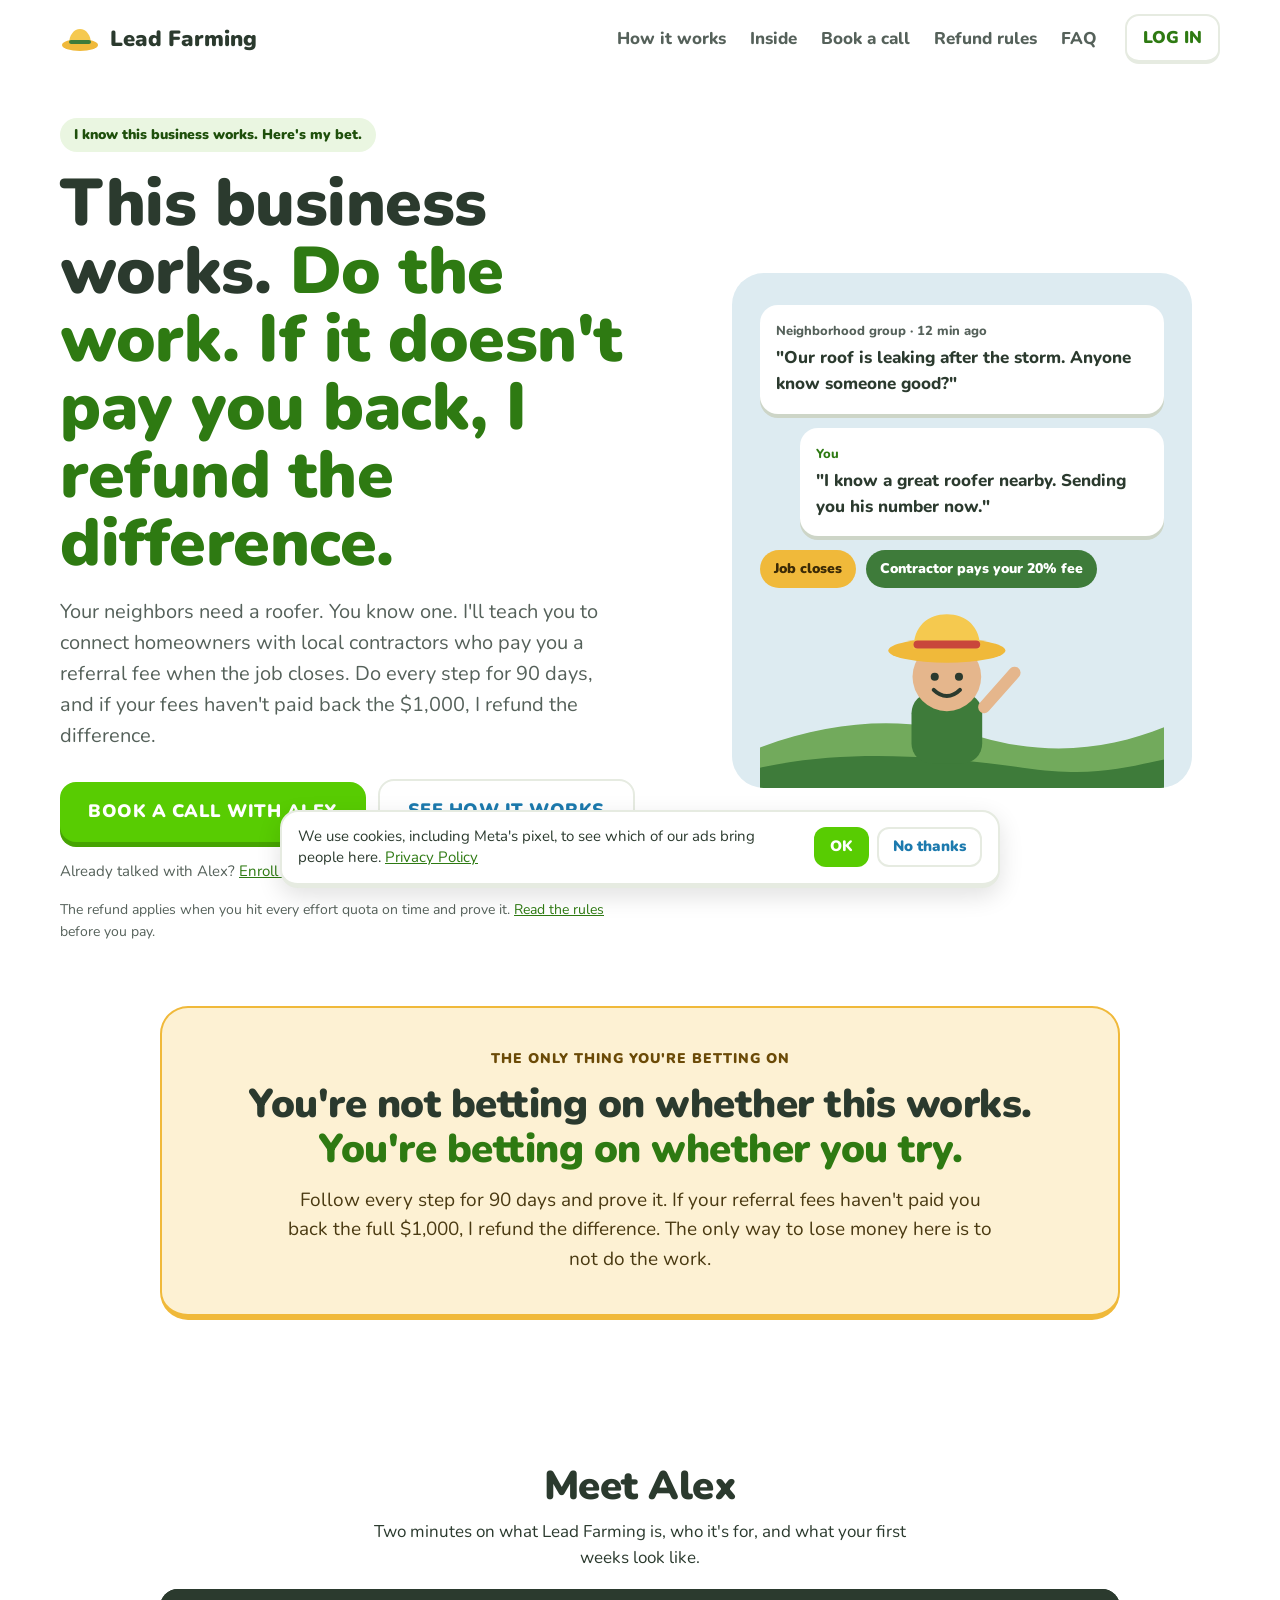
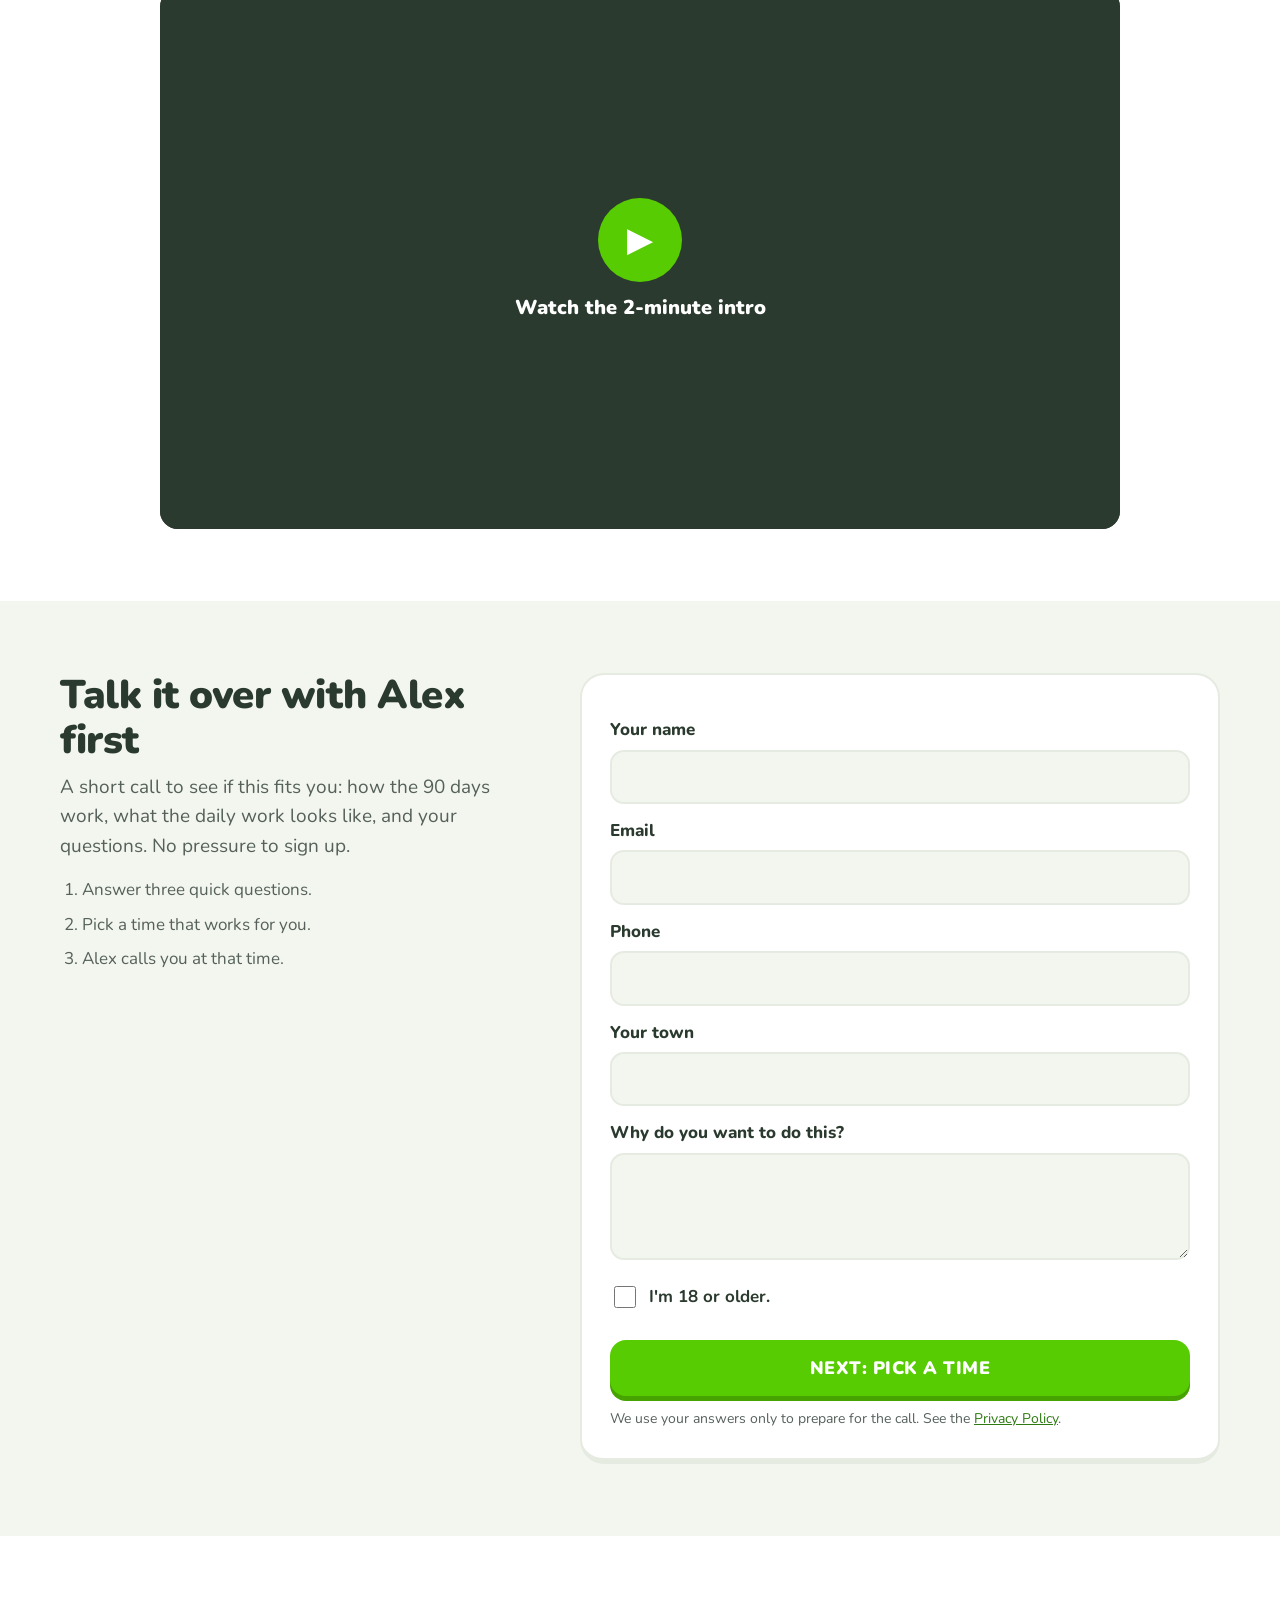
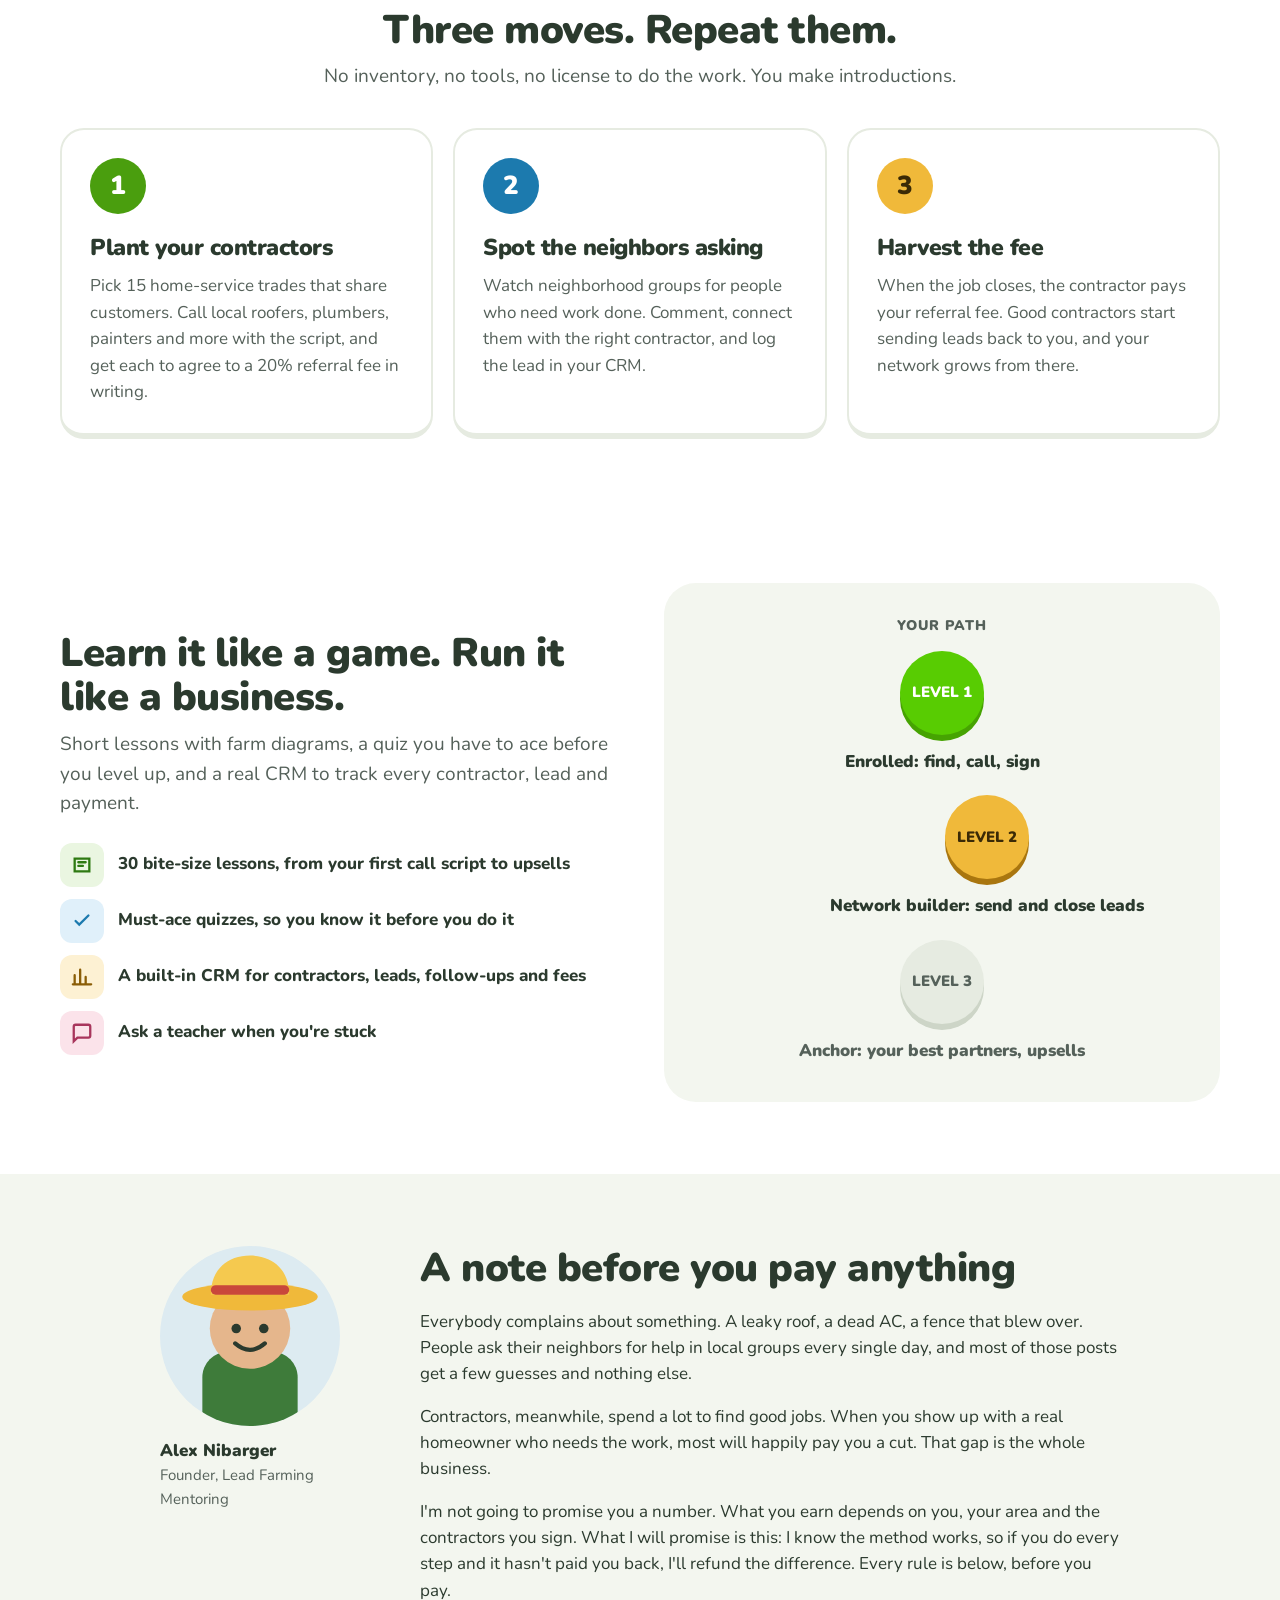
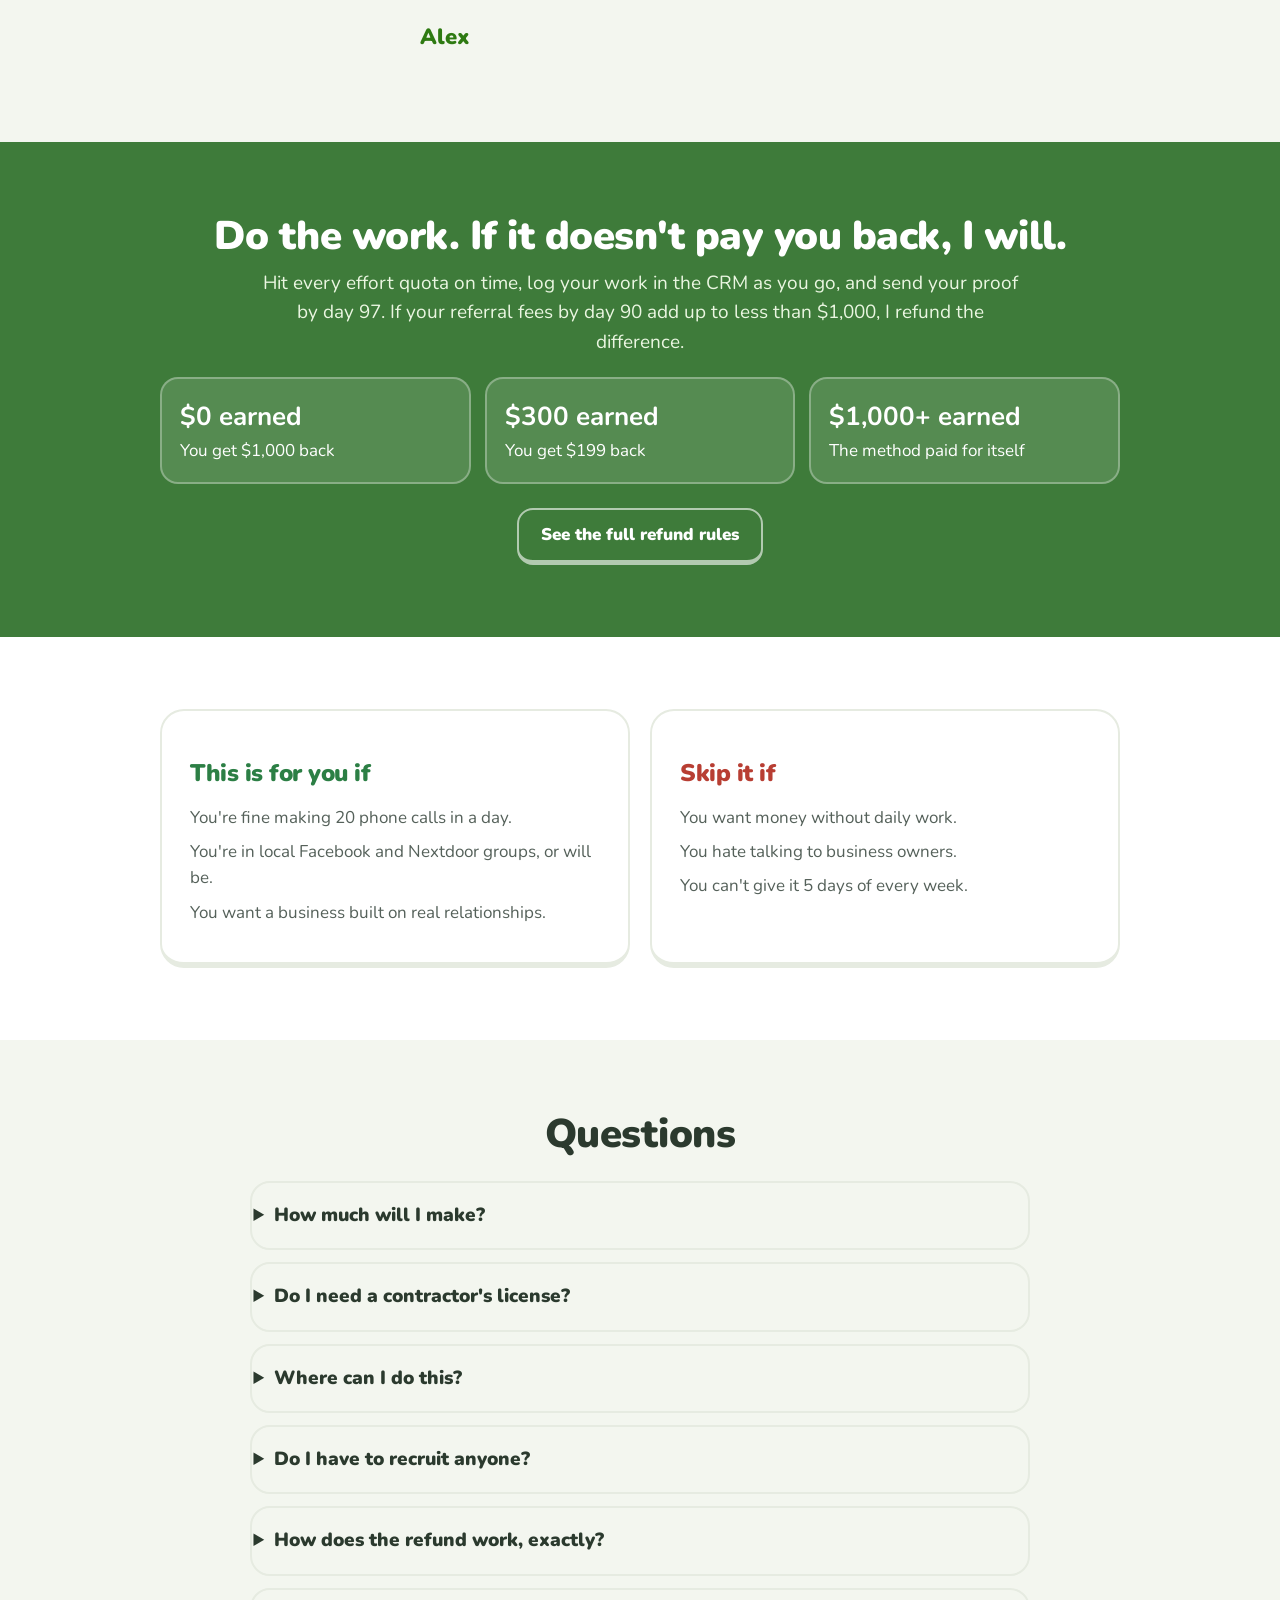
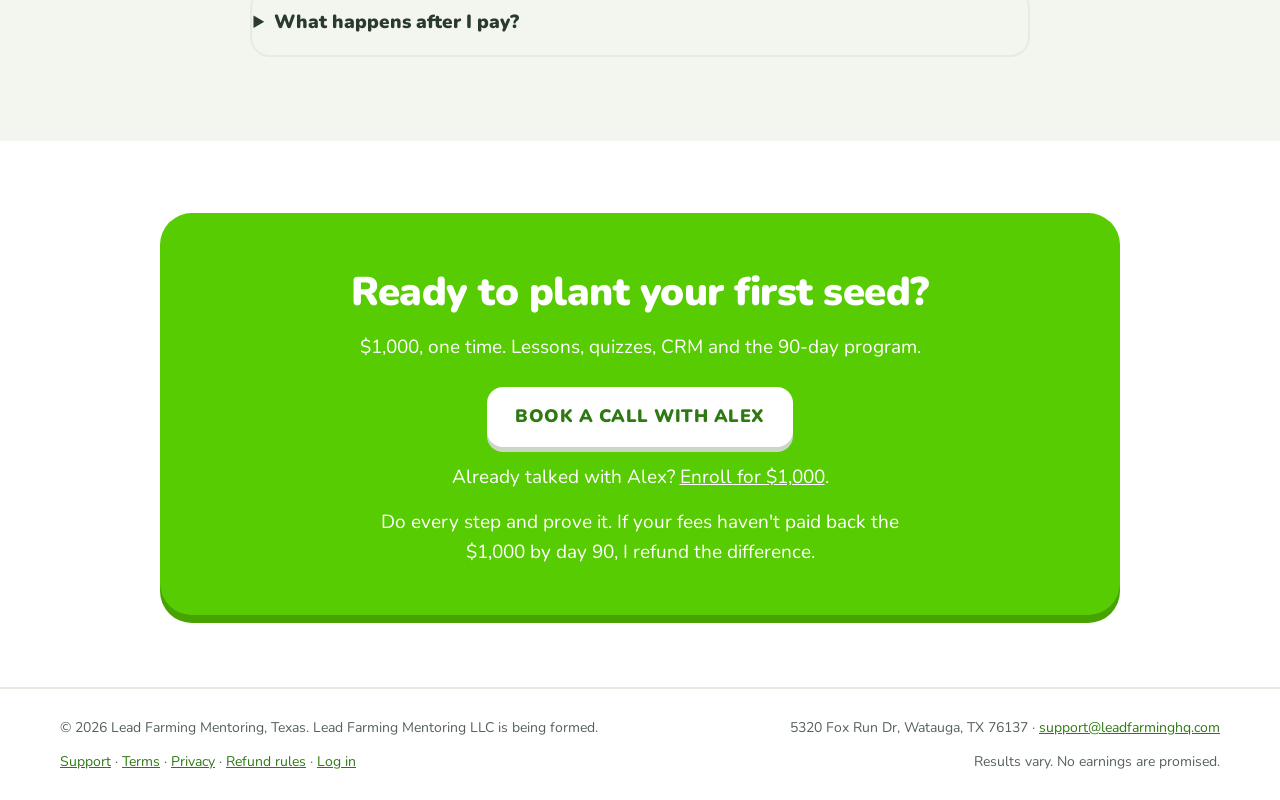
<file: index.html>
<!doctype html>
<html lang="en">
<head>
<meta charset="utf-8">
<meta name="viewport" content="width=device-width, initial-scale=1">
<title>Lead Farming: do the work, and if it doesn't pay you back, get the difference back</title>
<meta name="description" content="Learn to connect homeowners with local contractors who pay you a referral fee. A 90-day program with lessons, quizzes and a CRM. Do every step, and if your fees haven't paid back the $1,000, we refund the difference.">
<meta property="og:title" content="Lead Farming: do the work, and if it doesn't pay you back, get the difference back">
<meta property="og:description" content="A 90-day program for connecting homeowners with contractors who pay you a referral fee.">
<script>
// Members, email links (confirm, password reset) and the Stripe return all belong in the portal at /app/.
// Add ?home to the address to see this page while signed in.
// The owner (lf_owner, set by the portal for admins) always gets this page plus a "Back to my portal" button.
(function () {
  var q = location.search, h = location.hash;
  var authLink = /access_token=|type=recovery|type=signup|error_description=/.test(h) || /[?&]code=/.test(q);
  var signedIn = false, owner = false;
  try {
    for (var i = 0; i < localStorage.length; i++) { if (/^sb-.*-auth-token$/.test(localStorage.key(i))) signedIn = true; }
    owner = signedIn && localStorage.getItem("lf_owner") === "1";
  } catch (e) {}
  if (owner && !authLink) {
    document.addEventListener("DOMContentLoaded", function () {
      var bar = document.createElement("div");
      bar.className = "owner-bar";
      bar.innerHTML = '<span>You\u2019re seeing the public site, like a visitor does.</span><a class="owner-back" href="/app/">\u2190 Back to my portal</a>';
      document.body.prepend(bar);
    });
    return;
  }
  if (/[?&]home\b/.test(q)) return;
  if (authLink || signedIn) location.replace("/app/" + q + h);
})();
</script>
<script src="/config.js"></script>
<script src="/track.js"></script>
<link rel="preconnect" href="https://fonts.googleapis.com">
<link rel="preconnect" href="https://fonts.gstatic.com" crossorigin>
<link href="https://fonts.googleapis.com/css2?family=Nunito:wght@600;700;800;900&display=swap" rel="stylesheet">
<style>
:root{--ink:#2B3A2E;--muted:#55615A;--line:#E6EBE1;--soft:#F3F6EF;--mint:#EAF6E1;--green:#58CC02;--green-d:#46A302;--leaf:#3E7B3A;--accent:#2E7A12;--accent-d:#1E4F0B;--gold:#F0B93A;--gold-soft:#FDF1D3;--gold-ink:#6B4A07;--sky:#DDEBF1;--blue:#1C7AAE;--bad:#B83E33;--good:#2C7F45;color-scheme:light}
*{box-sizing:border-box}
html{scroll-behavior:smooth}
body{margin:0;background:#fff;color:var(--ink);font:17px/1.55 Nunito,system-ui,sans-serif}
a{color:var(--accent)}a:hover{color:var(--accent-d)}
h1,h2,h3{font-weight:900;margin:0;letter-spacing:-.5px}
p{margin:0}
.wrap{max-width:1200px;margin:0 auto;padding:0 20px}
.narrow{max-width:1000px}
section{padding:72px 0}
.alt{background:var(--soft)}
.center{text-align:center}
.lede{font-size:19px;color:var(--muted)}
.btn{display:inline-block;text-decoration:none;font-weight:900;letter-spacing:.5px;border-radius:16px;padding:16px 28px;font-size:18px;text-align:center}
.btn-go{background:var(--green);color:#fff;box-shadow:0 5px 0 var(--green-d)}
.btn-go:hover{color:#fff;filter:brightness(1.05)}
.btn-go:active{transform:translateY(3px);box-shadow:0 2px 0 var(--green-d)}
.btn-line{color:var(--blue);border:2px solid var(--line);border-bottom-width:5px}
.btn-line:hover{color:var(--blue);background:var(--soft)}
.btn-white{background:#fff;color:var(--accent);box-shadow:0 5px 0 #CDD5C7}
/* header */
.top{display:flex;flex-wrap:wrap;align-items:center;gap:8px 16px;padding:14px 20px;max-width:1200px;margin:0 auto}
.logo{display:flex;align-items:center;gap:10px;text-decoration:none;color:var(--ink);margin-right:auto;font-weight:900;font-size:22px}
.logo:hover{color:var(--ink)}
.top nav{display:flex;flex-wrap:wrap}
.top nav a{padding:10px 12px;font-weight:800;text-decoration:none;color:var(--muted)}
.top nav a:hover{color:var(--ink)}
.owner-bar{position:sticky;top:0;z-index:50;display:flex;flex-wrap:wrap;align-items:center;justify-content:center;gap:8px 16px;padding:10px 16px;background:var(--accent-d);color:#fff;font-weight:800;font-size:15px}
.owner-back{background:#fff;color:var(--accent-d);font-weight:900;padding:8px 14px;border-radius:12px;text-decoration:none}
.owner-back:hover{color:var(--accent-d);background:var(--mint)}
.login{padding:9px 16px;border:2px solid var(--line);border-bottom-width:4px;border-radius:14px;font-weight:900;text-decoration:none}
/* hero */
.hero{padding:40px 0 64px}
.hero .wrap{display:flex;flex-wrap:wrap;gap:48px;align-items:center}
.hero-copy{flex:1 1 480px;min-width:0}
.pill{display:inline-block;background:var(--mint);color:var(--accent-d);font-weight:900;font-size:14px;padding:6px 14px;border-radius:999px}
.hero h1{font-size:clamp(40px,6vw,66px);line-height:1.03;margin:18px 0}
.hero h1 span{color:var(--accent)}
.hero .lede{font-size:20px;margin-bottom:28px;max-width:560px}
.ctas{display:flex;flex-wrap:wrap;gap:12px;align-items:center}
.fine{font-size:14px;color:var(--muted);margin-top:16px;max-width:560px}
.hero-art{flex:1 1 400px;min-width:0;display:flex;justify-content:center}
.scene{width:100%;max-width:460px;background:var(--sky);border-radius:32px;padding:32px 28px 0;overflow:hidden}
.post{background:#fff;border-radius:18px;padding:16px;box-shadow:0 4px 0 #CDD5C7;margin-bottom:14px}
.post small{display:block;font-size:13px;color:var(--muted);font-weight:800}
.post b{display:block;margin-top:4px;font-weight:800}
.post.me{margin-left:40px}.post.me small{color:var(--accent)}
.chips{display:flex;flex-wrap:wrap;gap:10px;margin-bottom:8px}
.chip{font-weight:900;font-size:14px;padding:8px 14px;border-radius:999px}
/* bet */
.bet{padding:0 0 72px}
.betbox{background:var(--gold-soft);border:2px solid var(--gold);border-bottom-width:6px;border-radius:28px;padding:40px 28px;text-align:center}
.eyebrow{font-weight:900;letter-spacing:1px;font-size:14px}
.betbox .eyebrow{color:var(--gold-ink)}
.betbox h2{font-size:clamp(30px,4vw,40px);line-height:1.12;margin:12px 0 14px}
.betbox h2 span{color:var(--accent)}
.betbox p{font-size:19px;color:#4A3A12;max-width:720px;margin:0 auto}
/* cards */
h2.sec{font-size:clamp(30px,4vw,40px);line-height:1.12;margin-bottom:10px}
.grid{display:grid;grid-template-columns:repeat(auto-fit,minmax(260px,1fr));gap:20px;margin-top:36px}
.card{background:#fff;border:2px solid var(--line);border-bottom-width:6px;border-radius:24px;padding:28px}
.num{width:56px;height:56px;border-radius:50%;color:#fff;font-weight:900;font-size:26px;display:flex;align-items:center;justify-content:center}
.card h3{font-size:23px;margin:16px 0 8px}
.card p{color:var(--muted)}
/* inside */
.split{display:flex;flex-wrap:wrap;gap:48px;align-items:center}
.split>*{flex:1 1 420px;min-width:0}
.feats{display:flex;flex-direction:column;gap:12px;margin-top:24px}
.feat{display:flex;gap:14px;align-items:center;font-weight:800}
.ic{width:44px;height:44px;flex:none;border-radius:12px;display:flex;align-items:center;justify-content:center}
.path{background:var(--soft);border-radius:32px;padding:32px;display:flex;flex-direction:column;align-items:center;gap:14px}
.node{width:84px;height:84px;border-radius:50%;display:flex;align-items:center;justify-content:center;font-weight:900;font-size:15px;text-align:center}
.path .lbl{font-weight:900;text-align:center;margin-bottom:6px}
.off{margin-left:90px}
/* note */
.note{display:flex;flex-wrap:wrap;gap:40px;align-items:flex-start}
.note .who{flex:0 1 220px;min-width:0}
.note .body{flex:999 1 520px;min-width:0}
.note .body p{margin-bottom:16px}
.avatar{width:180px;height:180px;border-radius:50%;background:var(--sky);display:flex;align-items:flex-end;justify-content:center;overflow:hidden}
.sig{font-weight:900;font-size:22px;color:var(--accent)}
/* refund */
.refund{background:var(--leaf);color:#fff}
.refund h2{color:#fff}
.refund .lede{color:#EAF6E1;max-width:760px;margin:0 auto}
.tbl{overflow-x:auto;background:#fff;border-radius:20px;margin-top:32px;color:var(--ink)}
table{width:100%;border-collapse:collapse;min-width:600px}
th,td{padding:14px 18px;text-align:left;vertical-align:top}
thead th{background:var(--mint);font-weight:900}
tbody tr{border-top:1px solid var(--line)}
td:last-child,th:last-child{white-space:nowrap}
.example{display:grid;grid-template-columns:repeat(auto-fit,minmax(200px,1fr));gap:14px;margin-top:20px}
.ex{background:rgba(255,255,255,.12);border:2px solid rgba(255,255,255,.3);border-radius:18px;padding:18px}
.ex b{display:block;font-size:26px}
.refund .small{font-size:15px;color:#EAF6E1;margin-top:20px}
.refund a{color:#fff}
.refund details.rules{border:0;padding:0;margin:24px 0 0;text-align:center}
.refund details.rules summary{display:inline-block;list-style:none;color:#fff;border:2px solid rgba(255,255,255,.6);border-bottom-width:5px;border-radius:16px;padding:12px 22px;font-size:17px}
.refund details.rules summary::-webkit-details-marker{display:none}
.refund details.rules summary:hover{background:rgba(255,255,255,.12)}
.refund details.rules[open] summary{margin-bottom:8px}
.refund details.rules .tbl{text-align:left}
/* fit */
.fit h3{font-size:24px;margin-bottom:12px}
.fit p{margin-bottom:8px}
/* faq */
details{border:2px solid var(--line);border-radius:20px;padding:18px 22px;margin-bottom:12px}
summary{font-weight:900;font-size:19px;cursor:pointer;list-style-position:outside}
details p{margin-top:8px;color:var(--muted)}
/* final */
.final{background:var(--green);color:#fff;border-radius:32px;padding:48px 28px;text-align:center;box-shadow:0 8px 0 var(--green-d)}
.final h2{font-size:clamp(30px,4vw,40px);margin-bottom:10px}
.final p{font-size:19px;margin-bottom:24px}
.final .fine{color:#fff;margin:16px auto 0}
/* book a call */
.book{display:flex;flex-wrap:wrap;gap:40px;align-items:flex-start}
.book>.intro{flex:1 1 320px;min-width:0}
.book>.box{flex:1 1 480px;min-width:0;background:#fff;border:2px solid var(--line);border-bottom-width:6px;border-radius:24px;padding:28px}
.book ol{padding-left:22px;margin:16px 0 0;color:var(--muted)}.book li{margin-bottom:8px}
.box label{display:block;font-weight:800;margin:14px 0 6px}
.box input[type=text],.box input[type=email],.box input[type=tel],.box textarea{width:100%;font:inherit;font-size:17px;padding:12px 14px;border:2px solid var(--line);border-radius:14px;background:var(--soft);color:var(--ink)}
.box .chk{display:flex;gap:10px;align-items:flex-start;font-weight:700;margin-top:16px}.box .chk input{width:22px;height:22px;margin-top:2px;flex:none}
.box button.btn{border:0;cursor:pointer;width:100%;margin-top:18px;font-family:inherit}
.box .err{color:var(--bad);font-weight:800;margin-top:10px;min-height:1px}
#calembed{min-height:560px;width:100%;overflow:auto}
.already{font-size:15px;color:var(--muted);margin-top:14px}
footer{border-top:2px solid var(--line);padding:28px 0;color:var(--muted);font-size:14px}
footer .wrap{display:flex;flex-wrap:wrap;gap:12px;justify-content:space-between}
@media (max-width:640px){
  section{padding:52px 0}
  .top nav{display:none}
  .off{margin-left:0}
  .post.me{margin-left:20px}
  .btn{width:100%}
  table{min-width:0;font-size:15px}
  th,td{padding:10px 12px}
}
@media (prefers-reduced-motion:reduce){html{scroll-behavior:auto}}
/* fit every screen: keep the top bar on one line, and use more of wide monitors */
img,svg,video,iframe{max-width:100%}
@media (max-width:1000px){.top{flex-wrap:nowrap;gap:8px}.top nav{flex-wrap:nowrap}.top nav a{padding:10px 6px;font-size:14px;white-space:nowrap}.login{flex:none}}
@media (max-width:820px){.top nav{display:none}.logo{flex:none}}
@media (max-width:760px){.logo{font-size:19px}.logo svg{width:32px;height:32px}}
@media (max-width:640px){.top{flex-wrap:nowrap;padding:12px 16px}.logo{font-size:20px}.login{flex:none}.wrap{padding:0 16px}}
@media (max-width:360px){.logo svg{width:32px;height:32px}.logo{font-size:18px;gap:8px}.hero h1{font-size:34px}.betbox,.final{padding-left:18px;padding-right:18px}.card,.book>.box{padding:20px}.path{padding:22px 14px}}
@media (min-width:1600px){.wrap,.top{max-width:1360px}.narrow{max-width:1100px}body{font-size:18px}}
</style>
</head>
<body>

<header class="top">
  <a class="logo" href="/?home">
    <svg width="40" height="40" viewBox="0 0 40 40" aria-hidden="true"><ellipse cx="20" cy="26" rx="18" ry="6" fill="#F0B93A"/><path d="M9 25c0-9 5-15 11-15s11 6 11 15z" fill="#F5C94F"/><rect x="9" y="21" width="22" height="4" rx="2" fill="#3E7B3A"/></svg>
    Lead Farming
  </a>
  <nav aria-label="Page sections">
    <a href="#how">How it works</a>
    <a href="#inside">Inside</a>
    <a href="#book">Book a call</a>
    <a href="#refund">Refund rules</a>
    <a href="#faq">FAQ</a>
  </nav>
  <a class="login" href="/app/">LOG IN</a>
</header>

<main>
<section class="hero">
  <div class="wrap">
    <div class="hero-copy">
      <span class="pill">I know this business works. Here's my bet.</span>
      <h1>This business works. <span>Do the work. If it doesn't pay you back, I refund the difference.</span></h1>
      <p class="lede">Your neighbors need a roofer. You know one. I'll teach you to connect homeowners with local contractors who pay you a referral fee when the job closes. Do every step for 90 days, and if your fees haven't paid back the $1,000, I refund the difference.</p>
      <div class="ctas">
        <a class="btn btn-go" href="#book">BOOK A CALL WITH ALEX</a>
        <a class="btn btn-line" href="#how">SEE HOW IT WORKS</a>
      </div>
      <p class="already">Already talked with Alex? <a class="js-start" href="/app/?signup">Enroll here for $1,000</a>.</p>
      <p class="fine">The refund applies when you hit every effort quota on time and prove it. <a href="#rules">Read the rules</a> before you pay.</p>
    </div>
    <div class="hero-art">
      <div class="scene">
        <div class="post"><small>Neighborhood group · 12 min ago</small><b>"Our roof is leaking after the storm. Anyone know someone good?"</b></div>
        <div class="post me"><small>You</small><b>"I know a great roofer nearby. Sending you his number now."</b></div>
        <div class="chips">
          <span class="chip" style="background:#F0B93A;color:#3B2A06">Job closes</span>
          <span class="chip" style="background:#3E7B3A;color:#fff">Contractor pays your 20% fee</span>
        </div>
        <svg viewBox="0 0 400 190" width="100%" role="img" aria-label="The Lead Farming mascot in a straw hat, waving from a field" style="display:block">
          <path d="M0 150c80-30 150-30 220-10s130 10 180-10v60H0z" fill="#72AA5C"/>
          <path d="M0 170c90-20 190-10 260 0s100 0 140-8v28H0z" fill="#3E7B3A"/>
          <rect x="150" y="96" width="70" height="70" rx="20" fill="#3E7B3A"/>
          <circle cx="185" cy="80" r="34" fill="#E5B68C"/>
          <circle cx="173" cy="80" r="4" fill="#2B3A2E"/><circle cx="197" cy="80" r="4" fill="#2B3A2E"/>
          <path d="M172 93c8 8 18 8 26 0" stroke="#2B3A2E" stroke-width="4" fill="none" stroke-linecap="round"/>
          <ellipse cx="185" cy="54" rx="58" ry="12" fill="#F0B93A"/>
          <path d="M152 52c0-22 14-34 33-34s33 12 33 34z" fill="#F5C94F"/>
          <rect x="152" y="44" width="66" height="8" rx="4" fill="#C9473B"/>
          <path d="M222 110l30-34" stroke="#E5B68C" stroke-width="12" stroke-linecap="round"/>
        </svg>
      </div>
    </div>
  </div>
</section>

<section class="bet">
  <div class="wrap narrow">
    <div class="betbox">
      <div class="eyebrow">THE ONLY THING YOU'RE BETTING ON</div>
      <h2>You're not betting on whether this works. <span>You're betting on whether you try.</span></h2>
      <p>Follow every step for 90 days and prove it. If your referral fees haven't paid you back the full $1,000, I refund the difference. The only way to lose money here is to not do the work.</p>
    </div>
  </div>
</section>

<!-- Founder video: hidden until FOUNDER_VIDEO is set in config.js -->
<section id="video" hidden>
  <div class="wrap narrow center">
    <h2 class="sec">Meet Alex</h2>
    <p class="small" style="margin:0 auto 18px;max-width:560px">Two minutes on what Lead Farming is, who it's for, and what your first weeks look like.</p>
    <div id="vbox" style="position:relative;aspect-ratio:16/9;border-radius:18px;overflow:hidden;background:#2B3A2E"></div>
  </div>
</section>

<section id="book" class="alt">
  <div class="wrap book">
    <div class="intro">
      <h2 class="sec">Talk it over with Alex first</h2>
      <p class="lede">A short call to see if this fits you: how the 90 days work, what the daily work looks like, and your questions. No pressure to sign up.</p>
      <ol>
        <li>Answer three quick questions.</li>
        <li>Pick a time that works for you.</li>
        <li>Alex calls you at that time.</li>
      </ol>
    </div>
    <div class="box" id="bookbox">
      <form id="bookform" novalidate>
        <label for="b_name">Your name</label><input type="text" id="b_name" name="name" autocomplete="name" required maxlength="120">
        <label for="b_email">Email</label><input type="email" id="b_email" name="email" autocomplete="email" required maxlength="200">
        <label for="b_phone">Phone</label><input type="tel" id="b_phone" name="phone" autocomplete="tel" maxlength="40">
        <label for="b_town">Your town</label><input type="text" id="b_town" name="town" autocomplete="address-level2" required maxlength="120">
        <label for="b_why">Why do you want to do this?</label><textarea id="b_why" name="why" rows="3" required maxlength="2000"></textarea>
        <label class="chk"><input type="checkbox" name="adult" required> <span>I'm 18 or older.</span></label>
        <p class="err" id="berr" role="alert"></p>
        <button class="btn btn-go" id="bsend">NEXT: PICK A TIME</button>
        <p class="fine" style="margin-top:12px">We use your answers only to prepare for the call. See the <a href="/privacy/">Privacy Policy</a>.</p>
      </form>
      <div id="bookcal" hidden>
        <p style="font-weight:900;font-size:20px;margin-bottom:8px" id="bookhi">Thanks! Now pick a time.</p>
        <div id="calembed"></div>
      </div>
      <div id="bookdone" hidden>
        <p style="font-weight:900;font-size:22px">You're booked.</p>
        <p class="lede" style="margin-top:8px">Check your email for the time and a calendar invite. Alex will call you then.</p>
      </div>
    </div>
  </div>
</section>

<section id="how">
  <div class="wrap">
    <h2 class="sec center">Three moves. Repeat them.</h2>
    <p class="lede center">No inventory, no tools, no license to do the work. You make introductions.</p>
    <div class="grid">
      <div class="card"><div class="num" style="background:#4A9E0E">1</div><h3>Plant your contractors</h3><p>Pick 15 home-service trades that share customers. Call local roofers, plumbers, painters and more with the script, and get each to agree to a 20% referral fee in writing.</p></div>
      <div class="card"><div class="num" style="background:#1C7AAE">2</div><h3>Spot the neighbors asking</h3><p>Watch neighborhood groups for people who need work done. Comment, connect them with the right contractor, and log the lead in your CRM.</p></div>
      <div class="card"><div class="num" style="background:#F0B93A;color:#3B2A06">3</div><h3>Harvest the fee</h3><p>When the job closes, the contractor pays your referral fee. Good contractors start sending leads back to you, and your network grows from there.</p></div>
    </div>
  </div>
</section>

<section id="inside">
  <div class="wrap split">
    <div>
      <h2 class="sec">Learn it like a game. Run it like a business.</h2>
      <p class="lede">Short lessons with farm diagrams, a quiz you have to ace before you level up, and a real CRM to track every contractor, lead and payment.</p>
      <div class="feats">
        <div class="feat"><span class="ic" style="background:#EAF6E1"><svg width="22" height="22" viewBox="0 0 24 24" fill="none" stroke="#2E7A12" stroke-width="2.5" stroke-linecap="round" aria-hidden="true"><path d="M4 5h16v14H4z"/><path d="M8 9h8M8 13h5"/></svg></span>30 bite-size lessons, from your first call script to upsells</div>
        <div class="feat"><span class="ic" style="background:#E0F0FA"><svg width="22" height="22" viewBox="0 0 24 24" fill="none" stroke="#1C7AAE" stroke-width="2.5" stroke-linecap="round" aria-hidden="true"><path d="M5 12l4 4 10-10"/></svg></span>Must-ace quizzes, so you know it before you do it</div>
        <div class="feat"><span class="ic" style="background:#FDF1D3"><svg width="22" height="22" viewBox="0 0 24 24" fill="none" stroke="#8A5D06" stroke-width="2.5" stroke-linecap="round" aria-hidden="true"><path d="M4 20V10M10 20V4M16 20v-8M22 20H2"/></svg></span>A built-in CRM for contractors, leads, follow-ups and fees</div>
        <div class="feat"><span class="ic" style="background:#FBE3EA"><svg width="22" height="22" viewBox="0 0 24 24" fill="none" stroke="#A8355C" stroke-width="2.5" stroke-linecap="round" aria-hidden="true"><path d="M21 15a2 2 0 0 1-2 2H7l-4 4V5a2 2 0 0 1 2-2h14a2 2 0 0 1 2 2z"/></svg></span>Ask a teacher when you're stuck</div>
      </div>
    </div>
    <div class="path" aria-label="The three levels">
      <div style="font-weight:900;color:var(--muted);font-size:14px;letter-spacing:1px">YOUR PATH</div>
      <div class="node" style="background:#58CC02;box-shadow:0 6px 0 #46A302;color:#fff">LEVEL 1</div>
      <div class="lbl">Enrolled: find, call, sign</div>
      <div class="node off" style="background:#F0B93A;box-shadow:0 6px 0 #A9760F;color:#3B2A06">LEVEL 2</div>
      <div class="lbl off">Network builder: send and close leads</div>
      <div class="node" style="background:#E6EBE1;box-shadow:0 6px 0 #CDD5C7;color:var(--muted)">LEVEL 3</div>
      <div class="lbl" style="color:var(--muted)">Anchor: your best partners, upsells</div>
    </div>
  </div>
</section>

<section class="alt">
  <div class="wrap narrow note">
    <div class="who">
      <!-- PHOTO: swap this mascot for a real photo of Alex (square, at least 360px) -->
      <div class="avatar">
        <svg viewBox="100 10 170 170" width="100%" aria-hidden="true">
          <rect x="140" y="110" width="90" height="80" rx="24" fill="#3E7B3A"/>
          <circle cx="185" cy="88" r="38" fill="#E5B68C"/>
          <circle cx="172" cy="88" r="4.5" fill="#2B3A2E"/><circle cx="198" cy="88" r="4.5" fill="#2B3A2E"/>
          <path d="M171 102c9 8 19 8 28 0" stroke="#2B3A2E" stroke-width="4" fill="none" stroke-linecap="round"/>
          <ellipse cx="185" cy="58" rx="64" ry="13" fill="#F0B93A"/>
          <path d="M148 56c0-24 16-37 37-37s37 13 37 37z" fill="#F5C94F"/>
          <rect x="148" y="47" width="74" height="9" rx="4.5" fill="#C9473B"/>
        </svg>
      </div>
      <p style="font-weight:900;margin-top:12px">Alex Nibarger</p>
      <p style="color:var(--muted);font-size:15px">Founder, Lead Farming Mentoring</p>
    </div>
    <div class="body">
      <h2 class="sec" style="margin-bottom:18px">A note before you pay anything</h2>
      <p>Everybody complains about something. A leaky roof, a dead AC, a fence that blew over. People ask their neighbors for help in local groups every single day, and most of those posts get a few guesses and nothing else.</p>
      <p>Contractors, meanwhile, spend a lot to find good jobs. When you show up with a real homeowner who needs the work, most will happily pay you a cut. That gap is the whole business.</p>
      <p>I'm not going to promise you a number. What you earn depends on you, your area and the contractors you sign. What I will promise is this: I know the method works, so if you do every step and it hasn't paid you back, I'll refund the difference. Every rule is below, before you pay.</p>
      <p class="sig">Alex</p>
    </div>
  </div>
</section>

<section id="refund" class="refund">
  <div class="wrap narrow">
    <h2 class="sec center">Do the work. If it doesn't pay you back, I will.</h2>
    <p class="lede center">Hit every effort quota on time, log your work in the CRM as you go, and send your proof by day 97. If your referral fees by day 90 add up to less than $1,000, I refund the difference.</p>
    <div class="example">
      <div class="ex"><b>$0 earned</b>You get $1,000 back</div>
      <div class="ex"><b>$300 earned</b>You get $199 back</div>
      <div class="ex"><b>$1,000+ earned</b>The method paid for itself</div>
    </div>
    <details class="rules" id="rules">
    <summary>See the full refund rules</summary>
    <div class="tbl" role="region" aria-label="Refund quotas" tabindex="0">
      <table>
        <thead><tr><th>Step</th><th>Quota</th><th>By day</th></tr></thead>
        <tbody>
          <tr><td>Niche</td><td>15 trades that share customers but don't compete, approved</td><td>3</td></tr>
          <tr><td>Contractors found</td><td>300 logged, 20 in each trade, with a source link</td><td>14</td></tr>
          <tr><td>Outreach</td><td>300 calls, plus a follow-up 20% text to every yes</td><td>21</td></tr>
          <tr><td>Terms agreed</td><td>150 signed, 10 in each of your 15 trades</td><td>45</td></tr>
          <tr><td>Neighbor comments</td><td>50 a day, 5 days a week</td><td>7 to 90</td></tr>
          <tr><td>Leads sent</td><td>300 leads to 100+ different contractors</td><td>75</td></tr>
          <tr><td>Consistency</td><td>CRM activity on at least 5 of every 7 days</td><td>1 to 90</td></tr>
          <tr><td>Quizzes</td><td>Every level quiz passed at 100%</td><td>90</td></tr>
        </tbody>
      </table>
    </div>
    <p class="small center">One fake or edited proof item cancels the refund. Recruiting is never required. The full terms are in the <a href="/terms/#refunds">enrollment agreement</a>.</p>
    </details>
  </div>
</section>

<section>
  <div class="wrap narrow">
    <div class="grid fit" style="margin-top:0">
      <div class="card"><h3 style="color:var(--good)">This is for you if</h3><p>You're fine making 20 phone calls in a day.</p><p>You're in local Facebook and Nextdoor groups, or will be.</p><p>You want a business built on real relationships.</p></div>
      <div class="card"><h3 style="color:var(--bad)">Skip it if</h3><p>You want money without daily work.</p><p>You hate talking to business owners.</p><p>You can't give it 5 days of every week.</p></div>
    </div>
  </div>
</section>

<!-- TESTIMONIALS: add real quotes (first name + city) and remove "hidden". Never invent them. -->
<section class="alt" hidden>
  <div class="wrap narrow">
    <h2 class="sec center">From the first farmers</h2>
    <div class="grid">
      <div class="card"><p>"[Real quote from a farmer]"</p><p style="font-weight:900;margin-top:10px">[First name, city]</p></div>
      <div class="card"><p>"[Real quote from a contractor partner]"</p><p style="font-weight:900;margin-top:10px">[Name, trade]</p></div>
    </div>
  </div>
</section>

<section id="faq" class="alt">
  <div class="wrap" style="max-width:820px">
    <h2 class="sec center" style="margin-bottom:24px">Questions</h2>
    <details><summary>How much will I make?</summary><p>I don't promise any amount. It depends on your effort, your area and the contractors you sign. That's why the refund exists: do every step, and if your fees haven't covered the $1,000, you get the difference back.</p></details>
    <details><summary>Do I need a contractor's license?</summary><p>You introduce homeowners to licensed contractors. The contractor does the work and bills for it.</p></details>
    <details><summary>Where can I do this?</summary><p>Anywhere. It's phone and online work, so your territory is wherever your contractors and neighbors are.</p></details>
    <details><summary>Do I have to recruit anyone?</summary><p>No. Your fees come from contractors paying for real jobs. Recruiting is never required for your levels or your refund.</p></details>
    <details><summary>How does the refund work, exactly?</summary><p>Hit every quota in the <a href="#rules">full refund rules</a> on time, logged in the CRM as it happens, and send your proof package by day 97. I check it, then refund $1,000 minus the referral fees paid to you by day 90. Miss a quota and there's no refund.</p></details>
    <details><summary>What happens after I pay?</summary><p>Level 1 opens right away: the first lessons, the call script and your CRM.</p></details>
  </div>
</section>

<section>
  <div class="wrap narrow">
    <div class="final">
      <h2>Ready to plant your first seed?</h2>
      <p>$1,000, one time. Lessons, quizzes, CRM and the 90-day program.</p>
      <a class="btn btn-white" href="#book">BOOK A CALL WITH ALEX</a>
      <p class="fine">Already talked with Alex? <a class="js-start" href="/app/?signup" style="color:#fff">Enroll for $1,000</a>.</p>
      <p class="fine">Do every step and prove it. If your fees haven't paid back the $1,000 by day 90, I refund the difference.</p>
    </div>
  </div>
</section>
</main>

<footer>
  <div class="wrap">
    <span>© 2026 Lead Farming Mentoring, Texas. Lead Farming Mentoring LLC is being formed.</span>
    <span>5320 Fox Run Dr, Watauga, TX 76137 · <a href="mailto:support@leadfarminghq.com">support@leadfarminghq.com</a></span>
    <span><a href="/support/">Support</a> · <a href="/terms/">Terms</a> · <a href="/privacy/">Privacy</a> · <a href="/terms/#refunds">Refund rules</a> · <a href="/app/">Log in</a></span>
    <span>Results vary. No earnings are promised.</span>
  </div>
</footer>

<script>
// Links to #rules open the full refund rules.
(function () {
  function openRules() { if (location.hash === "#rules") document.getElementById("rules").open = true; }
  openRules(); window.addEventListener("hashchange", openRules);
})();
// Book a call: the form goes to the database (Alex gets a Telegram alert), then Alex's Cal.com calendar opens,
// already filled in with their name, email and answers. Without a CAL_LINK it just says Alex will be in touch.
(function () {
  var C = window.CRM_CONFIG || {}, form = document.getElementById("bookform"), err = document.getElementById("berr");
  window.lfTrack = window.lfTrack || function () {};
  window.lfMeta = window.lfMeta || function () { return {}; };
  form.addEventListener("submit", function (e) {
    e.preventDefault();
    var f = new FormData(form), get = function (k) { return String(f.get(k) || "").trim(); };
    if (!get("name") || !get("town") || !get("why")) { err.textContent = "Please fill in your name, town and why."; return; }
    if (!/^[^@\s]+@[^@\s]+\.[^@\s]+$/.test(get("email"))) { err.textContent = "Please enter a valid email."; return; }
    if (!f.get("adult")) { err.textContent = "You need to be 18 or older to join."; return; }
    err.textContent = ""; document.getElementById("bsend").disabled = true;
    fetch(C.SUPABASE_URL + "/rest/v1/rpc/request_call", {
      method: "POST",
      headers: { "Content-Type": "application/json", apikey: C.SUPABASE_KEY, Authorization: "Bearer " + C.SUPABASE_KEY },
      body: JSON.stringify({ p_name: get("name"), p_email: get("email"), p_phone: get("phone"), p_town: get("town"), p_why: get("why"), p_adult: true, p_meta: window.lfMeta() }),
    }).then(function (r) { return r.json().then(function (j) { return { ok: r.ok, j: j }; }); }).then(function (x) {
      if (!x.ok) throw new Error((x.j && x.j.message) || "Something went wrong");
      form.hidden = true;
      var cal = document.getElementById("bookcal"); cal.hidden = false;
      if (!C.CAL_LINK) {
        document.getElementById("bookhi").textContent = "Thanks! Alex will text or email you to set up a time.";
        return;
      }
      openCal(get("name"), get("email"), "Town: " + get("town") + "\nWhy: " + get("why"));
    }).catch(function (e2) {
      document.getElementById("bsend").disabled = false;
      err.textContent = e2.message + ". You can also email support@leadfarminghq.com.";
    });
  });
  function openCal(name, email, notes) {
    // Cal.com's embed loader (https://cal.com/docs/core-features/embed)
    (function (C2, A, L) { var p = function (a, ar) { a.q.push(ar); }; var d = C2.document; C2.Cal = C2.Cal || function () { var cal = C2.Cal; var ar = arguments; if (!cal.loaded) { cal.ns = {}; cal.q = cal.q || []; d.head.appendChild(d.createElement("script")).src = A; cal.loaded = true; } if (ar[0] === L) { var api = function () { p(api, arguments); }; var ns = ar[1]; api.q = api.q || []; if (typeof ns === "string") { cal.ns[ns] = cal.ns[ns] || api; p(cal.ns[ns], ar); p(cal, ["initNamespace", ns]); } else p(cal, ar); return; } p(cal, ar); }; })(window, "https://app.cal.com/embed/embed.js", "init");
    Cal("init", { origin: "https://cal.com" });
    Cal("inline", { elementOrSelector: "#calembed", calLink: C.CAL_LINK, config: { name: name, email: email, notes: notes, layout: "month_view" } });
    Cal("on", { action: "bookingSuccessful", callback: function () {
      document.getElementById("bookcal").hidden = true; document.getElementById("bookdone").hidden = false;
      window.lfTrack("Lead");
    } });
  }
})();
// Keep a recruiter's referral (?ref=email) on the way to sign-up.
(function () {
  var ref = new URLSearchParams(location.search).get("ref");
  if (!ref) return;
  document.querySelectorAll(".js-start").forEach(function (a) { a.href = "/app/?signup&ref=" + encodeURIComponent(ref); });
})();
</script>
<script>
// Founder video (FOUNDER_VIDEO in config.js): a YouTube or Vimeo link, or a video file such as /media/alex.mp4.
// YouTube and Vimeo only load after the visitor presses play, so nothing from them runs before that.
(function () {
  var url = String((window.CRM_CONFIG || {}).FOUNDER_VIDEO || "").trim(), box = document.getElementById("vbox");
  if (!url) return;
  var m, src = null;
  if ((m = url.match(/(?:youtube\.com\/(?:watch\?(?:.*&)?v=|shorts\/|embed\/)|youtu\.be\/)([\w-]{6,})/)))
    src = "https://www.youtube-nocookie.com/embed/" + m[1] + "?autoplay=1&rel=0";
  else if ((m = url.match(/vimeo\.com\/(?:video\/)?(\d+)/)))
    src = "https://player.vimeo.com/video/" + m[1] + "?autoplay=1&dnt=1";
  else if (!/\.(mp4|webm|mov)(\?|$)/i.test(url)) return;  // not a link we know how to show
  if (src) {
    var b = document.createElement("button");
    b.type = "button"; b.id = "vplay"; b.setAttribute("aria-label", "Play the video");
    b.style.cssText = "position:absolute;inset:0;width:100%;border:0;background:#2B3A2E;color:#fff;cursor:pointer;font:900 20px Nunito,system-ui,sans-serif";
    b.innerHTML = '<span style="display:inline-flex;align-items:center;justify-content:center;width:84px;height:84px;border-radius:50%;background:#58CC02;font-size:34px;margin-bottom:12px">&#9654;</span><br>Watch the 2-minute intro';
    b.onclick = function () {
      var f = document.createElement("iframe");
      f.src = src; f.title = "Meet Alex"; f.allow = "autoplay; fullscreen; picture-in-picture"; f.allowFullscreen = true;
      f.style.cssText = "position:absolute;inset:0;width:100%;height:100%;border:0";
      box.replaceChildren(f);
    };
    box.appendChild(b);
  } else {
    var v = document.createElement("video");
    v.src = url; v.controls = true; v.preload = "metadata"; v.playsInline = true;
    v.style.cssText = "position:absolute;inset:0;width:100%;height:100%";
    box.appendChild(v);
  }
  document.getElementById("video").hidden = false;
})();
</script>
</body>
</html>
</file>
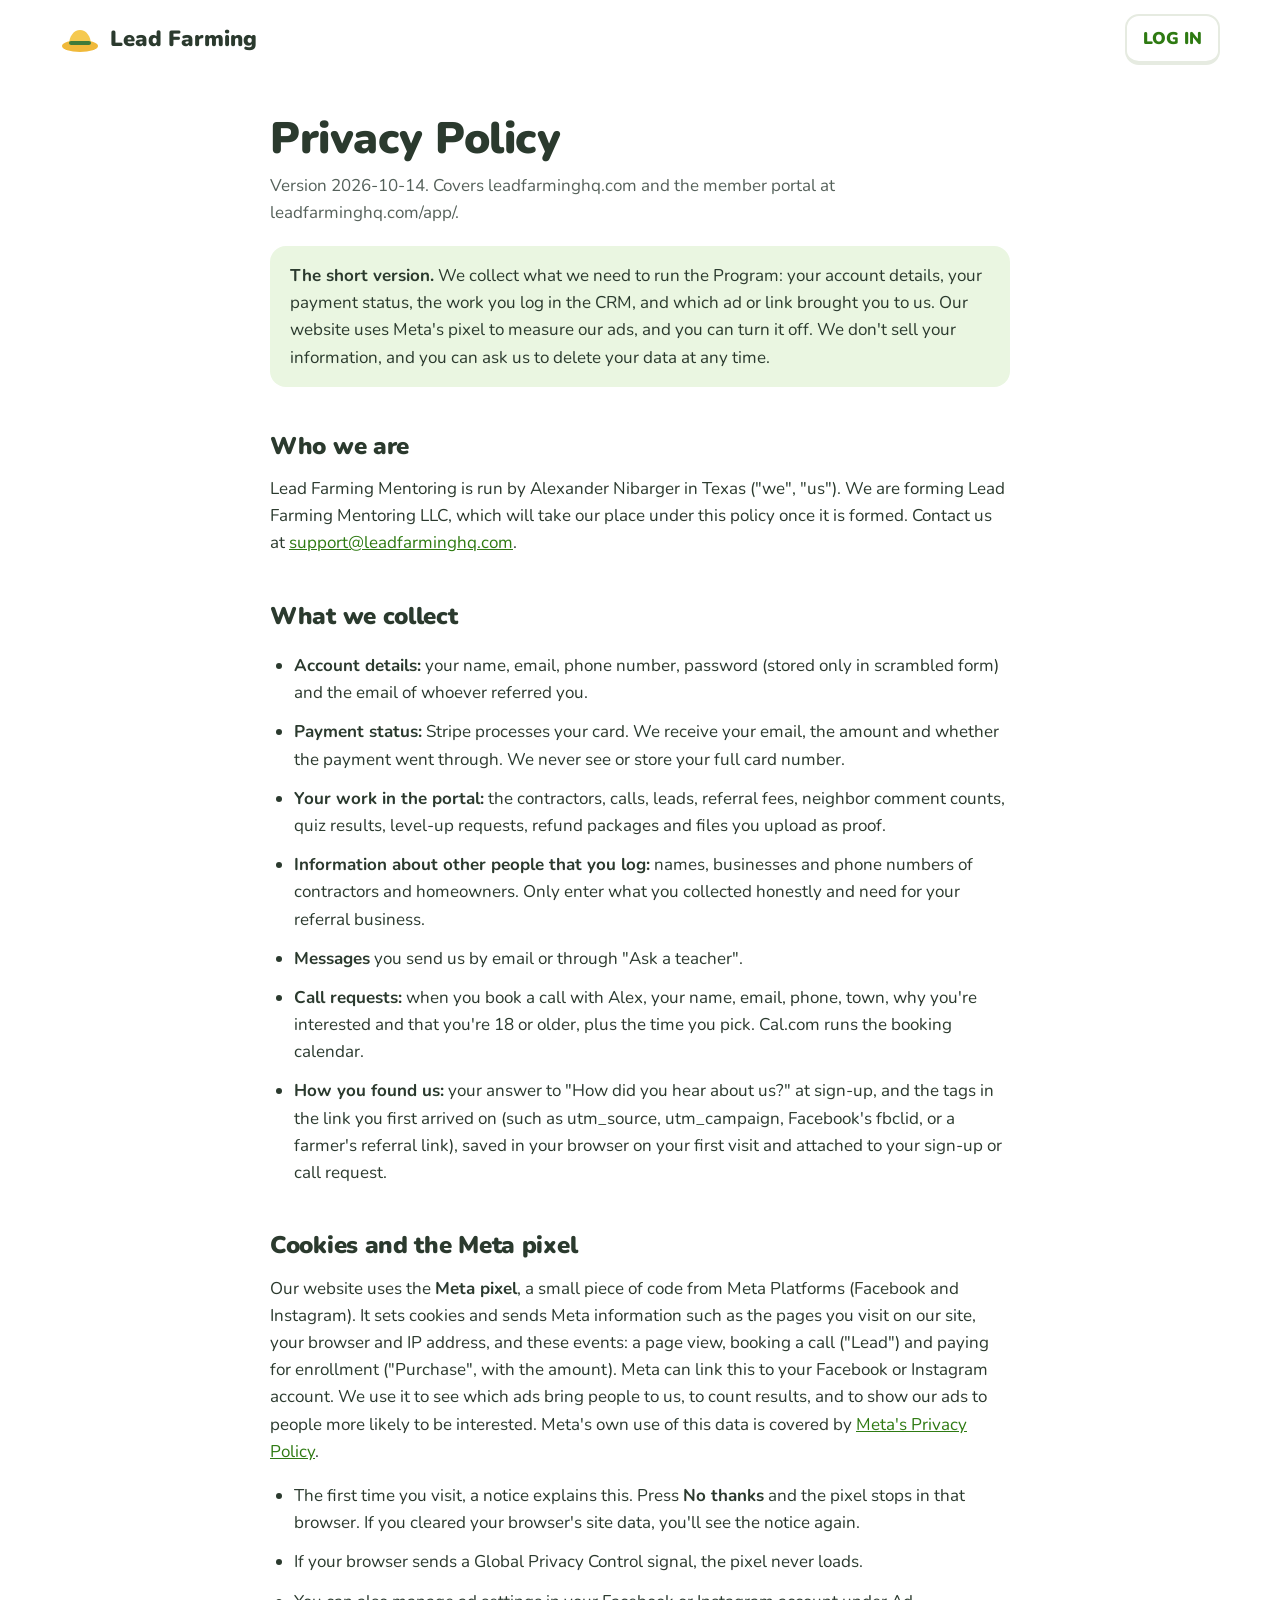
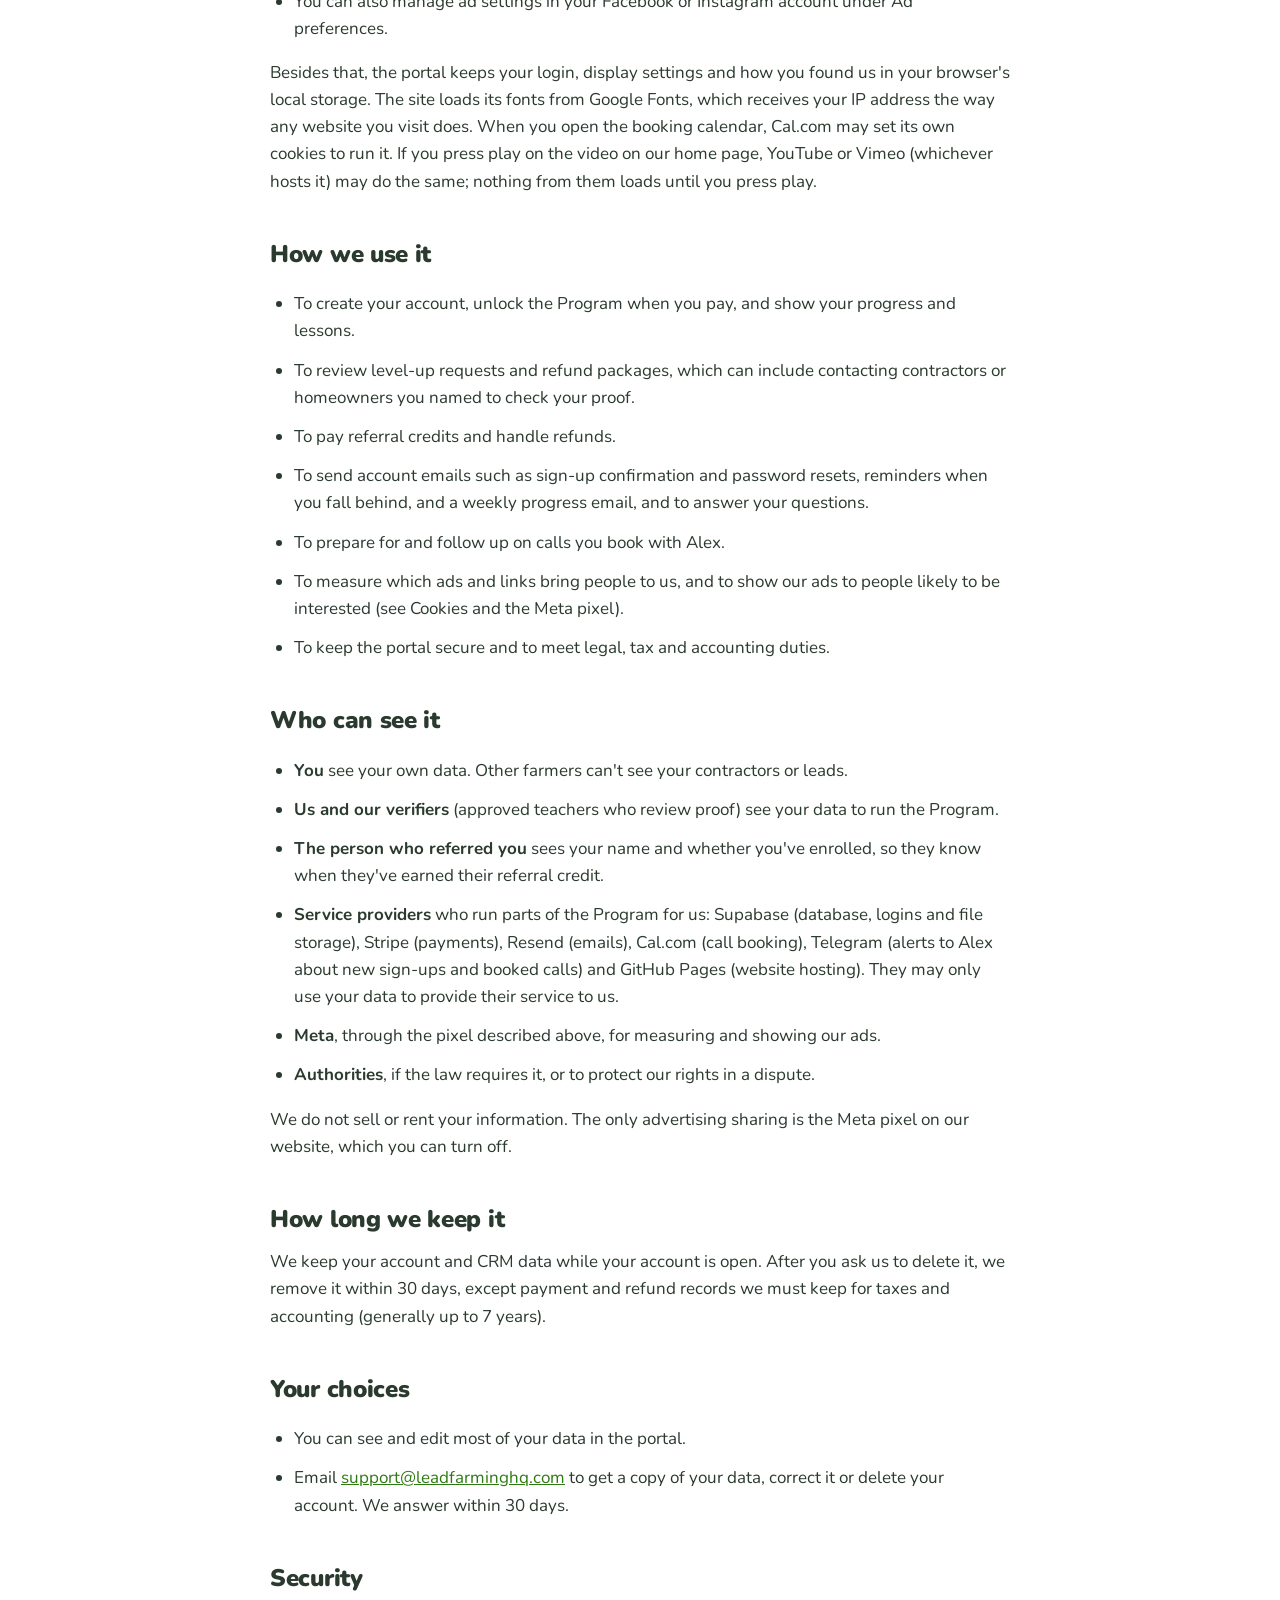
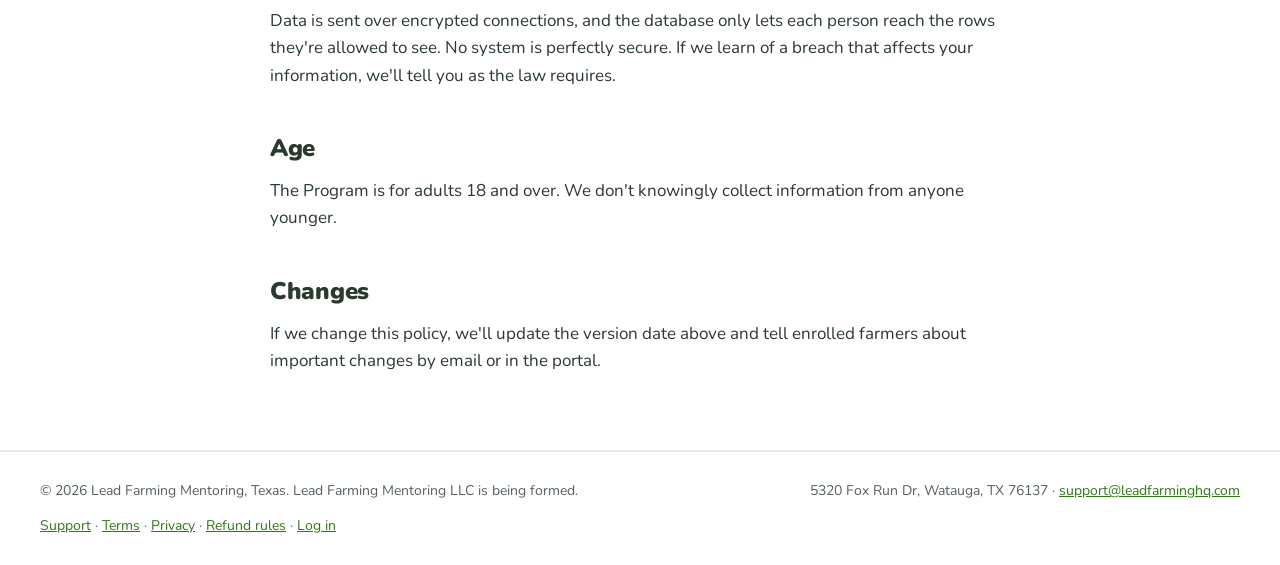
<file: privacy/index.html>
<!doctype html>
<html lang="en">
<head>
<meta charset="utf-8">
<meta name="viewport" content="width=device-width, initial-scale=1">
<title>Privacy Policy | Lead Farming</title>
<meta name="description" content="What information Lead Farming collects, why, and who it is shared with.">
<link rel="preconnect" href="https://fonts.googleapis.com">
<link rel="preconnect" href="https://fonts.gstatic.com" crossorigin>
<link href="https://fonts.googleapis.com/css2?family=Nunito:wght@600;700;800;900&display=swap" rel="stylesheet">
<link rel="stylesheet" href="/legal.css">
</head>
<body>

<header class="top">
  <a class="logo" href="/?home">
    <svg width="40" height="40" viewBox="0 0 40 40" aria-hidden="true"><ellipse cx="20" cy="26" rx="18" ry="6" fill="#F0B93A"/><path d="M9 25c0-9 5-15 11-15s11 6 11 15z" fill="#F5C94F"/><rect x="9" y="21" width="22" height="4" rx="2" fill="#3E7B3A"/></svg>
    Lead Farming
  </a>
  <a class="login" href="/app/">LOG IN</a>
</header>

<main>
<h1>Privacy Policy</h1>
<p class="meta">Version 2026-10-14. Covers leadfarminghq.com and the member portal at leadfarminghq.com/app/.</p>

<div class="box">
  <p style="margin:0"><b>The short version.</b> We collect what we need to run the Program: your account details, your payment status, the work you log in the CRM, and which ad or link brought you to us. Our website uses Meta's pixel to measure our ads, and you can turn it off. We don't sell your information, and you can ask us to delete your data at any time.</p>
</div>

<h2>Who we are</h2>
<p>Lead Farming Mentoring is run by Alexander Nibarger in Texas ("we", "us"). We are forming Lead Farming Mentoring LLC, which will take our place under this policy once it is formed. Contact us at <a href="mailto:support@leadfarminghq.com">support@leadfarminghq.com</a>.</p>

<h2>What we collect</h2>
<ul>
  <li><b>Account details:</b> your name, email, phone number, password (stored only in scrambled form) and the email of whoever referred you.</li>
  <li><b>Payment status:</b> Stripe processes your card. We receive your email, the amount and whether the payment went through. We never see or store your full card number.</li>
  <li><b>Your work in the portal:</b> the contractors, calls, leads, referral fees, neighbor comment counts, quiz results, level-up requests, refund packages and files you upload as proof.</li>
  <li><b>Information about other people that you log:</b> names, businesses and phone numbers of contractors and homeowners. Only enter what you collected honestly and need for your referral business.</li>
  <li><b>Messages</b> you send us by email or through "Ask a teacher".</li>
  <li><b>Call requests:</b> when you book a call with Alex, your name, email, phone, town, why you're interested and that you're 18 or older, plus the time you pick. Cal.com runs the booking calendar.</li>
  <li><b>How you found us:</b> your answer to "How did you hear about us?" at sign-up, and the tags in the link you first arrived on (such as utm_source, utm_campaign, Facebook's fbclid, or a farmer's referral link), saved in your browser on your first visit and attached to your sign-up or call request.</li>
</ul>

<h2 id="cookies">Cookies and the Meta pixel</h2>
<p>Our website uses the <b>Meta pixel</b>, a small piece of code from Meta Platforms (Facebook and Instagram). It sets cookies and sends Meta information such as the pages you visit on our site, your browser and IP address, and these events: a page view, booking a call ("Lead") and paying for enrollment ("Purchase", with the amount). Meta can link this to your Facebook or Instagram account. We use it to see which ads bring people to us, to count results, and to show our ads to people more likely to be interested. Meta's own use of this data is covered by <a href="https://www.facebook.com/privacy/policy/" rel="noopener">Meta's Privacy Policy</a>.</p>
<ul>
  <li>The first time you visit, a notice explains this. Press <b>No thanks</b> and the pixel stops in that browser. If you cleared your browser's site data, you'll see the notice again.</li>
  <li>If your browser sends a Global Privacy Control signal, the pixel never loads.</li>
  <li>You can also manage ad settings in your Facebook or Instagram account under Ad preferences.</li>
</ul>
<p>Besides that, the portal keeps your login, display settings and how you found us in your browser's local storage. The site loads its fonts from Google Fonts, which receives your IP address the way any website you visit does. When you open the booking calendar, Cal.com may set its own cookies to run it. If you press play on the video on our home page, YouTube or Vimeo (whichever hosts it) may do the same; nothing from them loads until you press play.</p>

<h2>How we use it</h2>
<ul>
  <li>To create your account, unlock the Program when you pay, and show your progress and lessons.</li>
  <li>To review level-up requests and refund packages, which can include contacting contractors or homeowners you named to check your proof.</li>
  <li>To pay referral credits and handle refunds.</li>
  <li>To send account emails such as sign-up confirmation and password resets, reminders when you fall behind, and a weekly progress email, and to answer your questions.</li>
  <li>To prepare for and follow up on calls you book with Alex.</li>
  <li>To measure which ads and links bring people to us, and to show our ads to people likely to be interested (see Cookies and the Meta pixel).</li>
  <li>To keep the portal secure and to meet legal, tax and accounting duties.</li>
</ul>

<h2>Who can see it</h2>
<ul>
  <li><b>You</b> see your own data. Other farmers can't see your contractors or leads.</li>
  <li><b>Us and our verifiers</b> (approved teachers who review proof) see your data to run the Program.</li>
  <li><b>The person who referred you</b> sees your name and whether you've enrolled, so they know when they've earned their referral credit.</li>
  <li><b>Service providers</b> who run parts of the Program for us: Supabase (database, logins and file storage), Stripe (payments), Resend (emails), Cal.com (call booking), Telegram (alerts to Alex about new sign-ups and booked calls) and GitHub Pages (website hosting). They may only use your data to provide their service to us.</li>
  <li><b>Meta</b>, through the pixel described above, for measuring and showing our ads.</li>
  <li><b>Authorities</b>, if the law requires it, or to protect our rights in a dispute.</li>
</ul>
<p>We do not sell or rent your information. The only advertising sharing is the Meta pixel on our website, which you can turn off.</p>

<h2>How long we keep it</h2>
<p>We keep your account and CRM data while your account is open. After you ask us to delete it, we remove it within 30 days, except payment and refund records we must keep for taxes and accounting (generally up to 7 years).</p>

<h2>Your choices</h2>
<ul>
  <li>You can see and edit most of your data in the portal.</li>
  <li>Email <a href="mailto:support@leadfarminghq.com">support@leadfarminghq.com</a> to get a copy of your data, correct it or delete your account. We answer within 30 days.</li>
</ul>

<h2>Security</h2>
<p>Data is sent over encrypted connections, and the database only lets each person reach the rows they're allowed to see. No system is perfectly secure. If we learn of a breach that affects your information, we'll tell you as the law requires.</p>

<h2>Age</h2>
<p>The Program is for adults 18 and over. We don't knowingly collect information from anyone younger.</p>

<h2>Changes</h2>
<p>If we change this policy, we'll update the version date above and tell enrolled farmers about important changes by email or in the portal.</p>
</main>

<footer>
  <div class="wrap">
    <span>© 2026 Lead Farming Mentoring, Texas. Lead Farming Mentoring LLC is being formed.</span>
    <span>5320 Fox Run Dr, Watauga, TX 76137 · <a href="mailto:support@leadfarminghq.com">support@leadfarminghq.com</a></span>
    <span><a href="/support/">Support</a> · <a href="/terms/">Terms</a> · <a href="/privacy/">Privacy</a> · <a href="/terms/#refunds">Refund rules</a> · <a href="/app/">Log in</a></span>
  </div>
</footer>

</body>
</html>
</file>
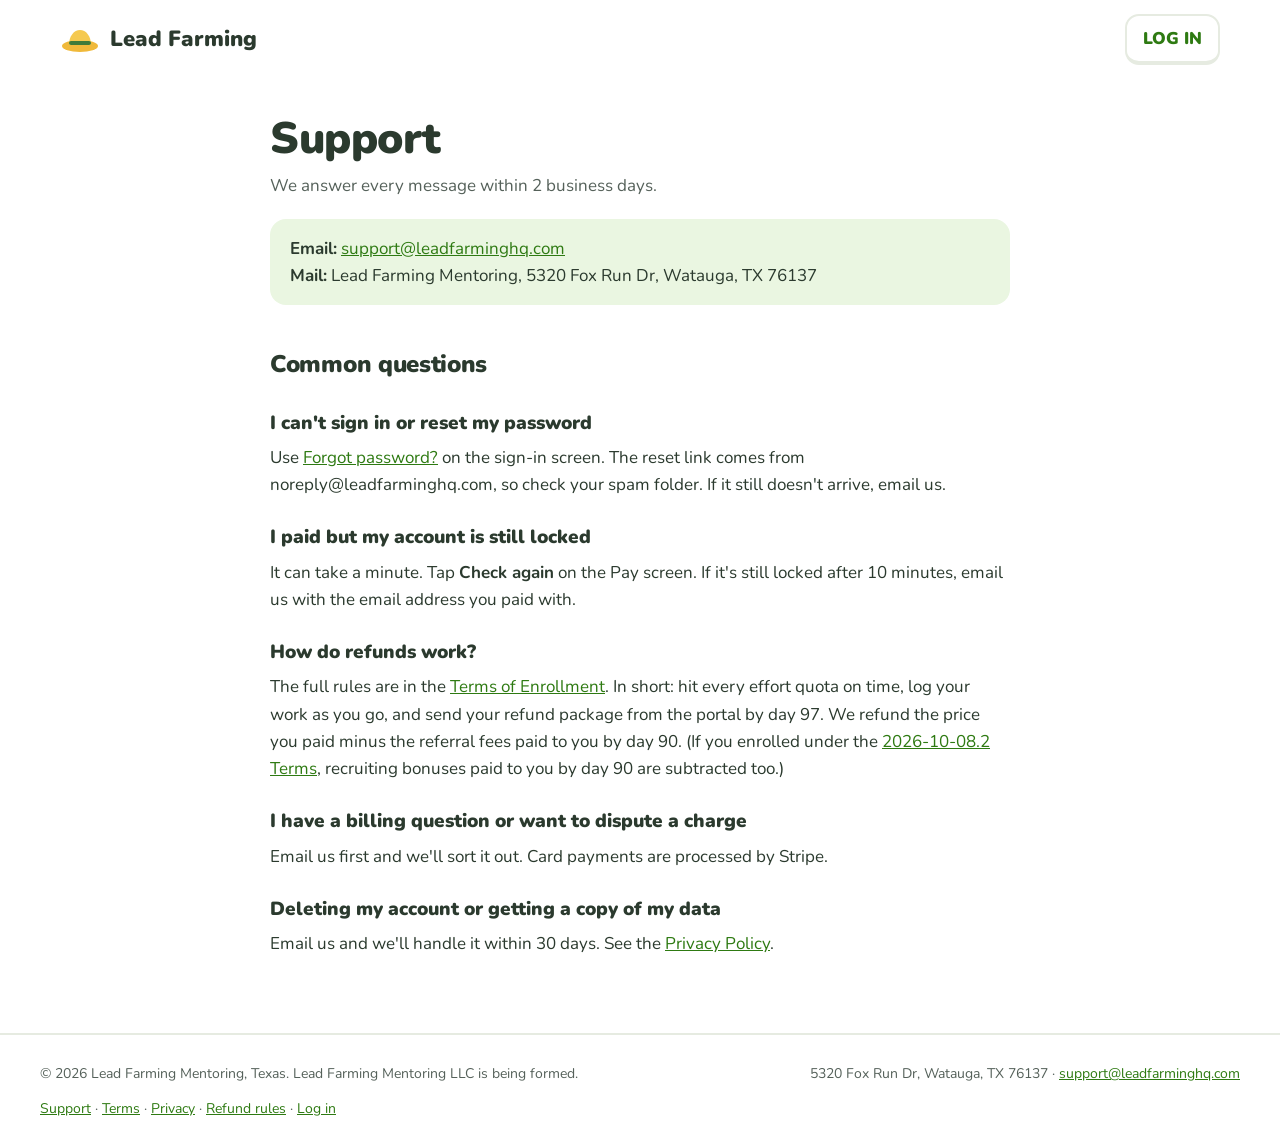
<file: support/index.html>
<!doctype html>
<html lang="en">
<head>
<meta charset="utf-8">
<meta name="viewport" content="width=device-width, initial-scale=1">
<title>Support | Lead Farming</title>
<meta name="description" content="How to get help with the Lead Farming Mentoring Program.">
<link rel="preconnect" href="https://fonts.googleapis.com">
<link rel="preconnect" href="https://fonts.gstatic.com" crossorigin>
<link href="https://fonts.googleapis.com/css2?family=Nunito:wght@600;700;800;900&display=swap" rel="stylesheet">
<link rel="stylesheet" href="/legal.css">
</head>
<body>

<header class="top">
  <a class="logo" href="/?home">
    <svg width="40" height="40" viewBox="0 0 40 40" aria-hidden="true"><ellipse cx="20" cy="26" rx="18" ry="6" fill="#F0B93A"/><path d="M9 25c0-9 5-15 11-15s11 6 11 15z" fill="#F5C94F"/><rect x="9" y="21" width="22" height="4" rx="2" fill="#3E7B3A"/></svg>
    Lead Farming
  </a>
  <a class="login" href="/app/">LOG IN</a>
</header>

<main>
<h1>Support</h1>
<p class="meta">We answer every message within 2 business days.</p>

<div class="box">
  <p style="margin:0"><b>Email:</b> <a href="mailto:support@leadfarminghq.com">support@leadfarminghq.com</a><br>
  <b>Mail:</b> Lead Farming Mentoring, 5320 Fox Run Dr, Watauga, TX 76137</p>
</div>

<h2>Common questions</h2>
<h3>I can't sign in or reset my password</h3>
<p>Use <a href="/app/">Forgot password?</a> on the sign-in screen. The reset link comes from noreply@leadfarminghq.com, so check your spam folder. If it still doesn't arrive, email us.</p>
<h3>I paid but my account is still locked</h3>
<p>It can take a minute. Tap <b>Check again</b> on the Pay screen. If it's still locked after 10 minutes, email us with the email address you paid with.</p>
<h3>How do refunds work?</h3>
<p>The full rules are in the <a href="/terms/#refunds">Terms of Enrollment</a>. In short: hit every effort quota on time, log your work as you go, and send your refund package from the portal by day 97. We refund the price you paid minus the referral fees paid to you by day 90. (If you enrolled under the <a href="/terms/2026-10-08.2/">2026-10-08.2 Terms</a>, recruiting bonuses paid to you by day 90 are subtracted too.)</p>
<h3>I have a billing question or want to dispute a charge</h3>
<p>Email us first and we'll sort it out. Card payments are processed by Stripe.</p>
<h3>Deleting my account or getting a copy of my data</h3>
<p>Email us and we'll handle it within 30 days. See the <a href="/privacy/">Privacy Policy</a>.</p>
</main>

<footer>
  <div class="wrap">
    <span>© 2026 Lead Farming Mentoring, Texas. Lead Farming Mentoring LLC is being formed.</span>
    <span>5320 Fox Run Dr, Watauga, TX 76137 · <a href="mailto:support@leadfarminghq.com">support@leadfarminghq.com</a></span>
    <span><a href="/support/">Support</a> · <a href="/terms/">Terms</a> · <a href="/privacy/">Privacy</a> · <a href="/terms/#refunds">Refund rules</a> · <a href="/app/">Log in</a></span>
  </div>
</footer>

</body>
</html>
</file>
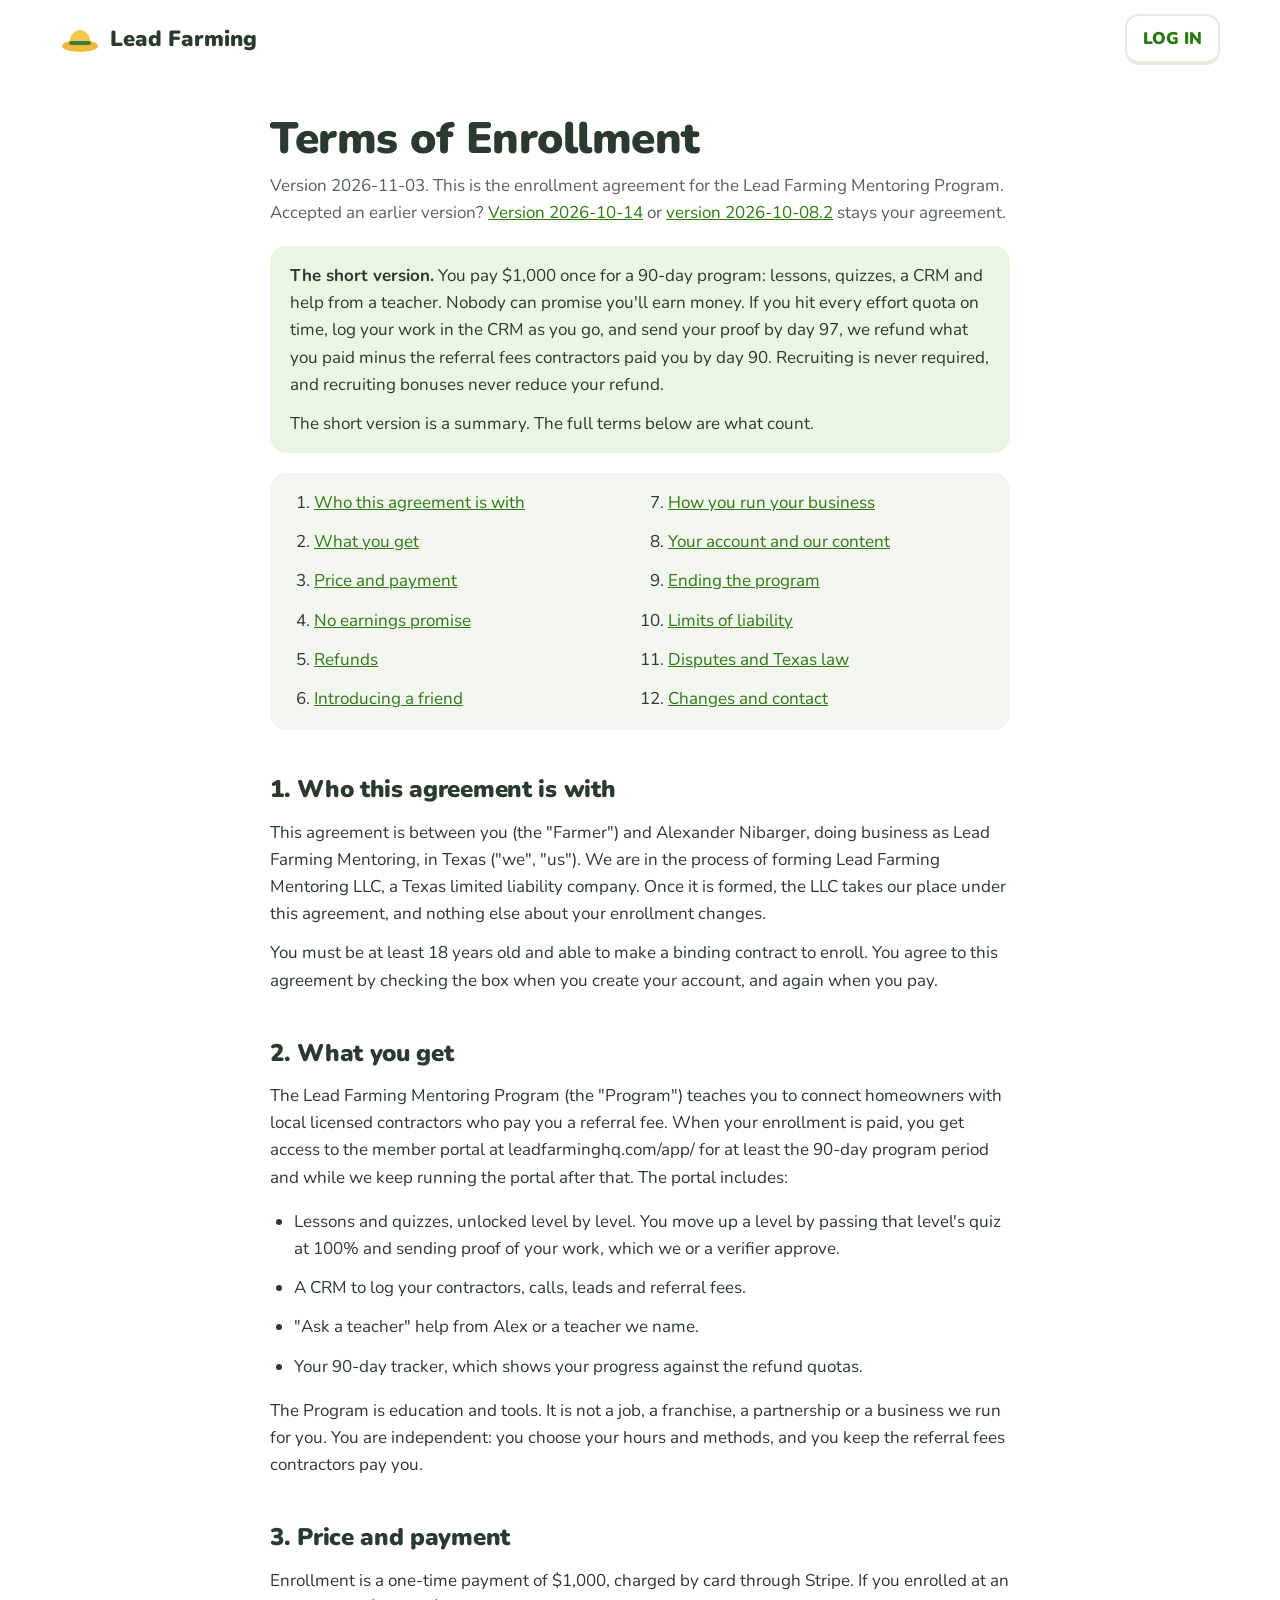
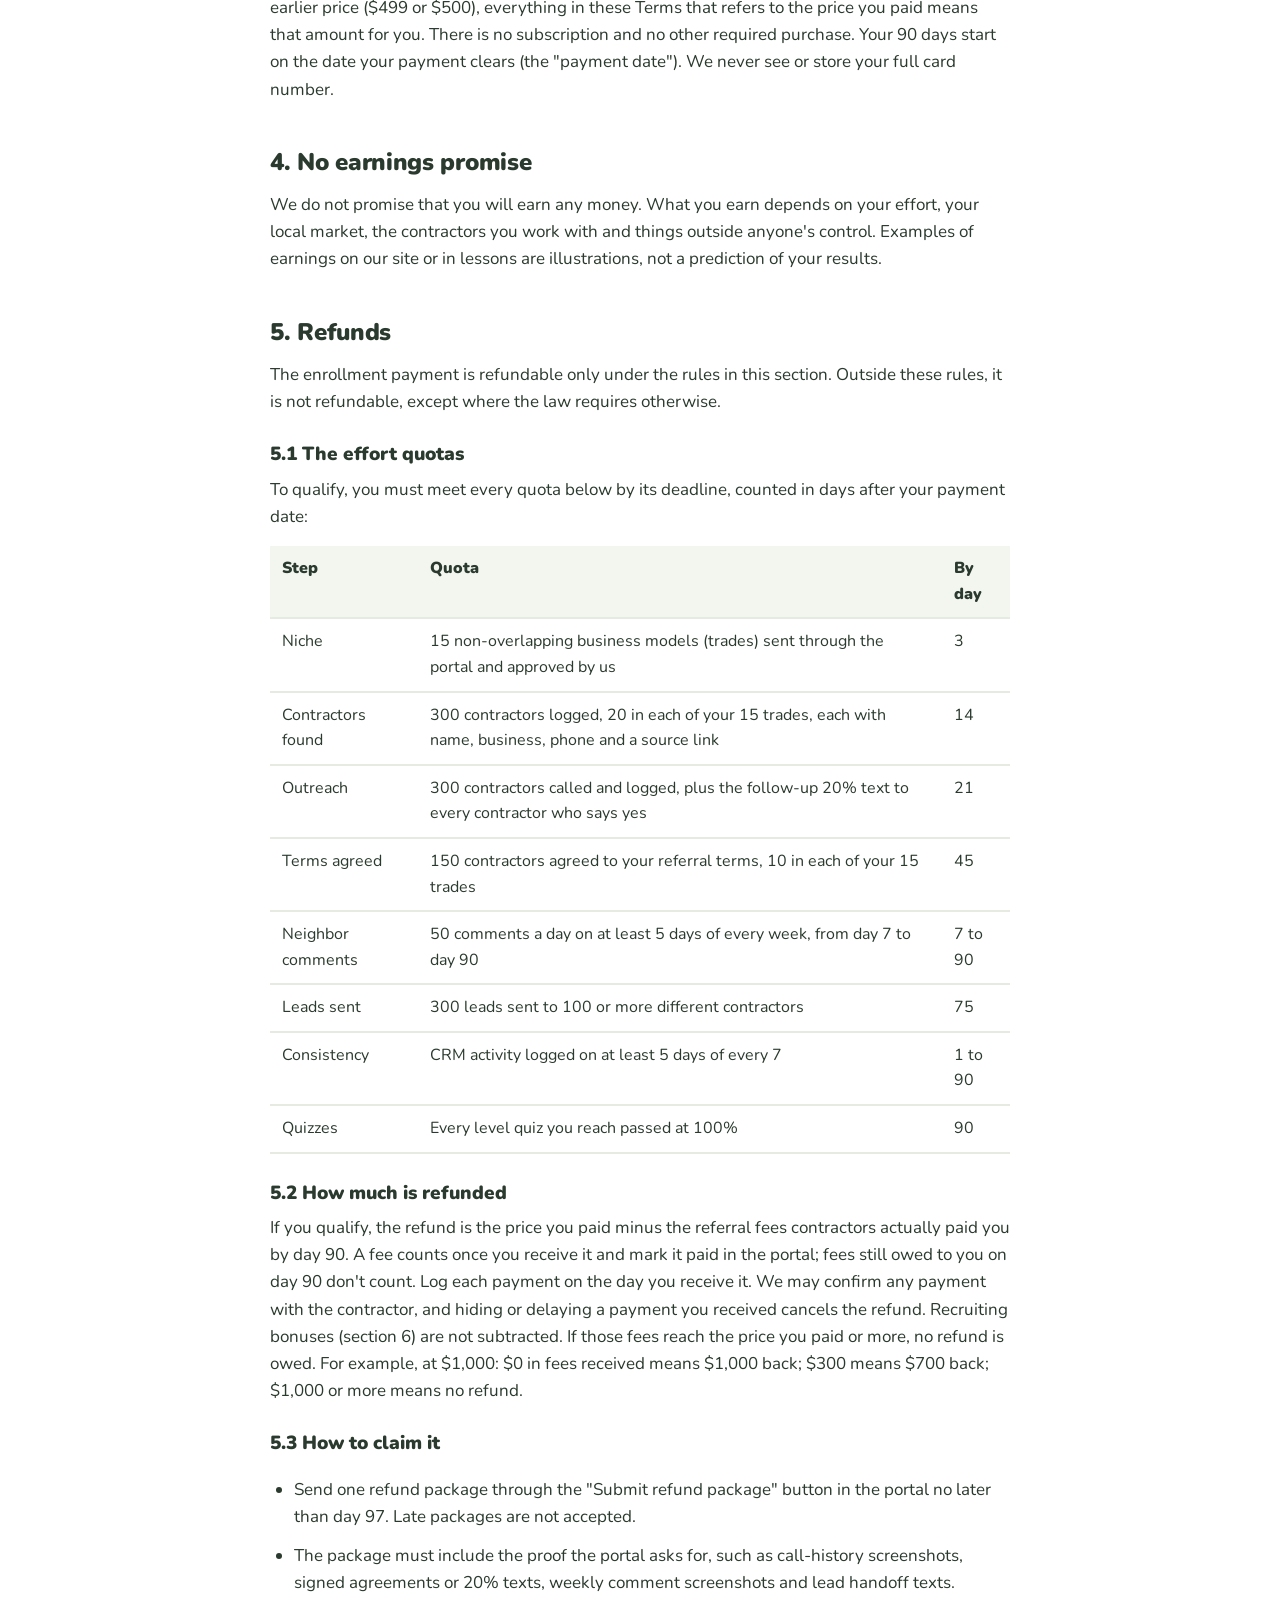
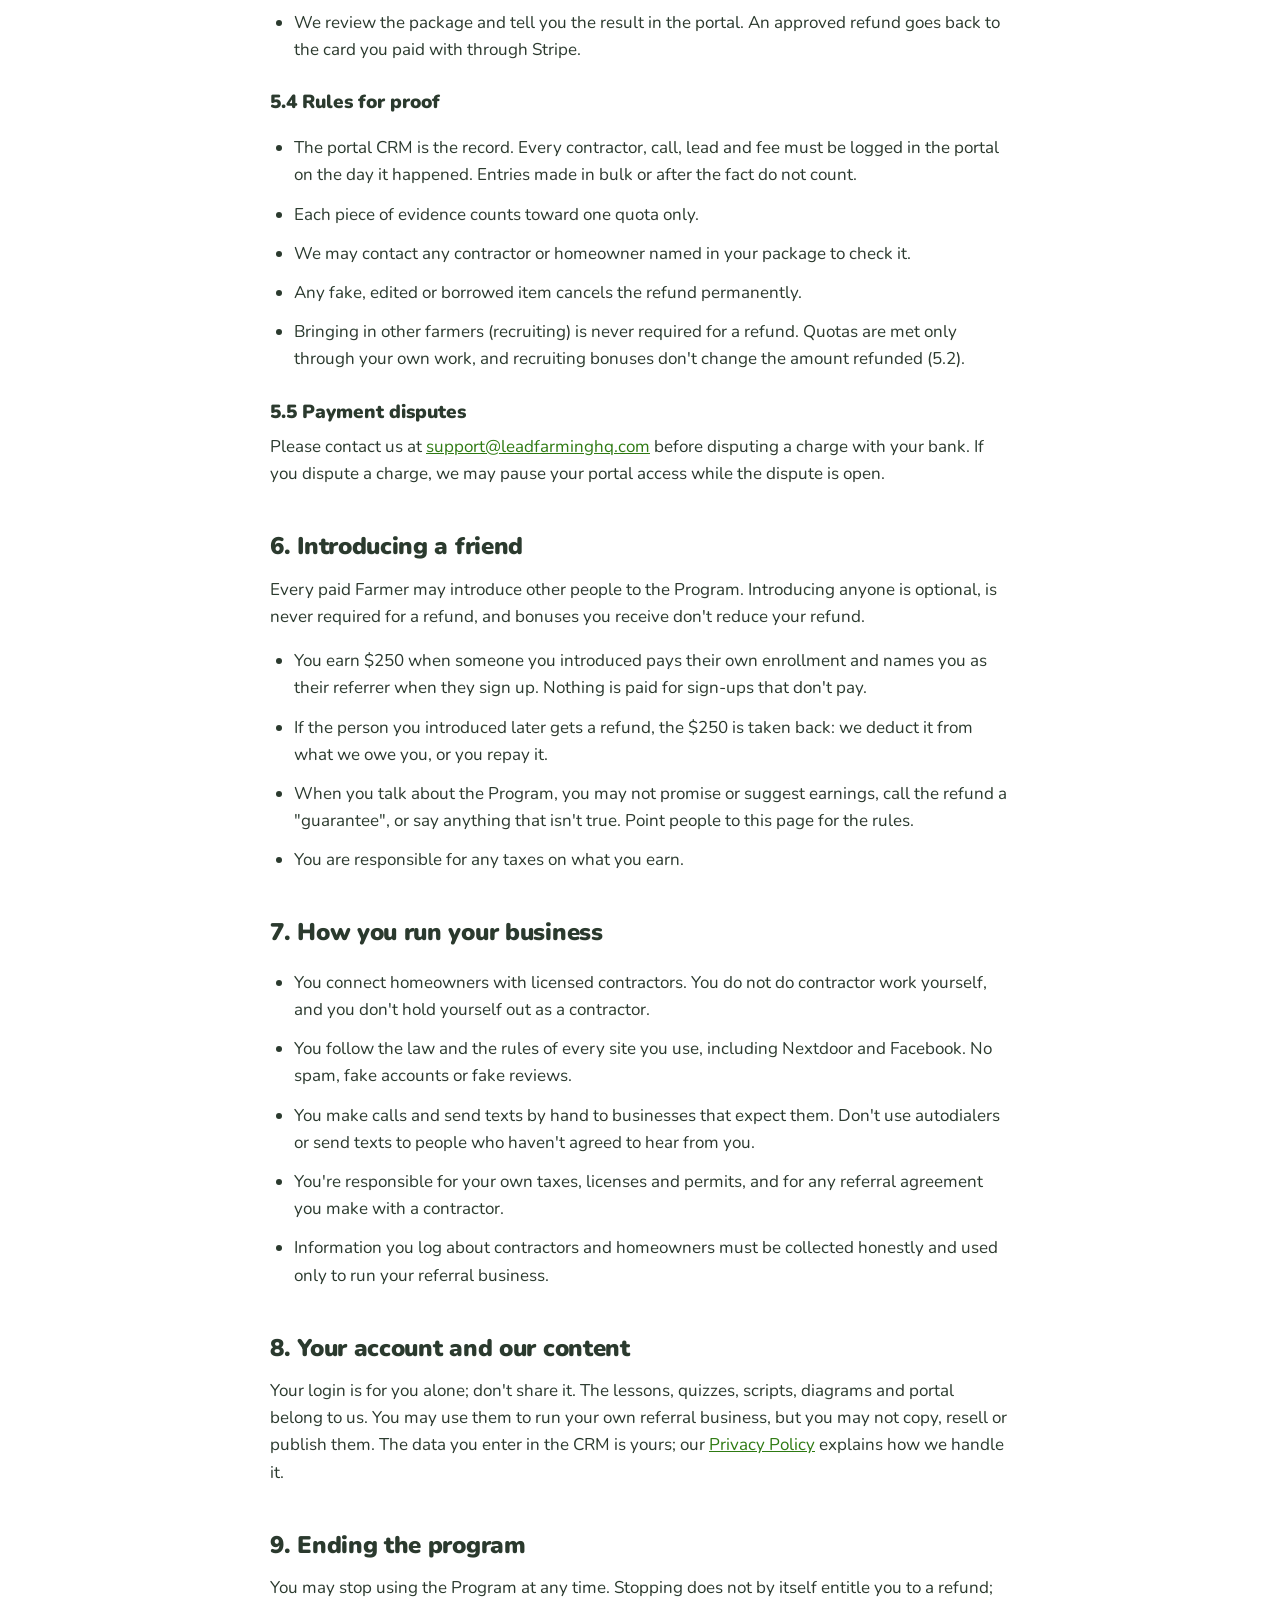
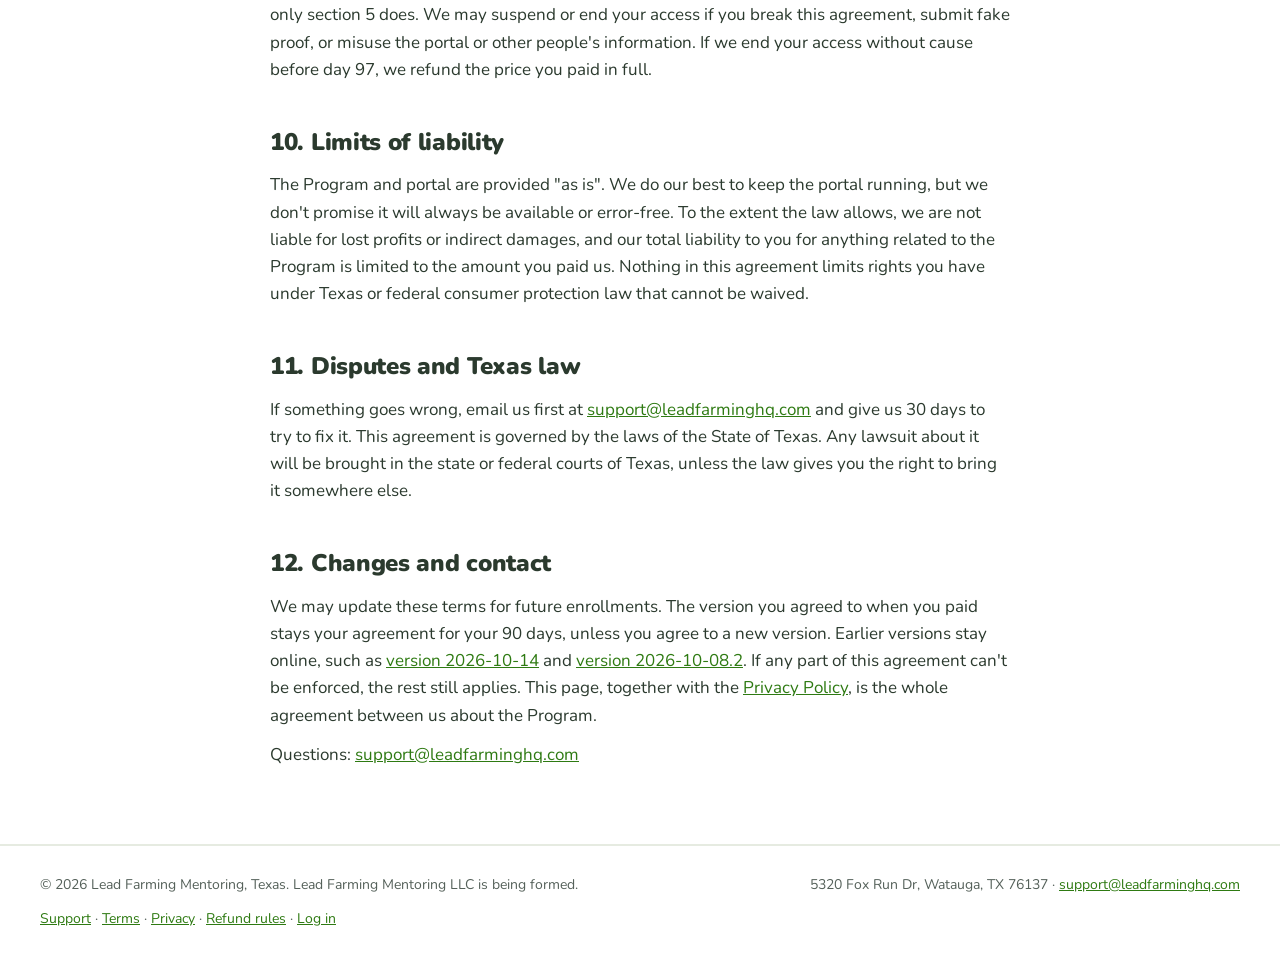
<file: terms/index.html>
<!doctype html>
<html lang="en">
<head>
<meta charset="utf-8">
<meta name="viewport" content="width=device-width, initial-scale=1">
<title>Terms of Enrollment | Lead Farming</title>
<meta name="description" content="The enrollment agreement for the Lead Farming Mentoring Program, including the full refund rules.">
<link rel="preconnect" href="https://fonts.googleapis.com">
<link rel="preconnect" href="https://fonts.gstatic.com" crossorigin>
<link href="https://fonts.googleapis.com/css2?family=Nunito:wght@600;700;800;900&display=swap" rel="stylesheet">
<link rel="stylesheet" href="/legal.css">
</head>
<body>

<header class="top">
  <a class="logo" href="/?home">
    <svg width="40" height="40" viewBox="0 0 40 40" aria-hidden="true"><ellipse cx="20" cy="26" rx="18" ry="6" fill="#F0B93A"/><path d="M9 25c0-9 5-15 11-15s11 6 11 15z" fill="#F5C94F"/><rect x="9" y="21" width="22" height="4" rx="2" fill="#3E7B3A"/></svg>
    Lead Farming
  </a>
  <a class="login" href="/app/">LOG IN</a>
</header>

<main>
<h1>Terms of Enrollment</h1>
<p class="meta">Version 2026-11-03. This is the enrollment agreement for the Lead Farming Mentoring Program. Accepted an earlier version? <a href="/terms/2026-10-14/">Version 2026-10-14</a> or <a href="/terms/2026-10-08.2/">version 2026-10-08.2</a> stays your agreement.</p>

<div class="box">
  <p><b>The short version.</b> You pay $1,000 once for a 90-day program: lessons, quizzes, a CRM and help from a teacher. Nobody can promise you'll earn money. If you hit every effort quota on time, log your work in the CRM as you go, and send your proof by day 97, we refund what you paid minus the referral fees contractors paid you by day 90. Recruiting is never required, and recruiting bonuses never reduce your refund.</p>
  <p style="margin:0">The short version is a summary. The full terms below are what count.</p>
</div>

<nav class="toc" aria-label="Contents">
  <ol>
    <li><a href="#who">Who this agreement is with</a></li>
    <li><a href="#program">What you get</a></li>
    <li><a href="#price">Price and payment</a></li>
    <li><a href="#earnings">No earnings promise</a></li>
    <li><a href="#refunds">Refunds</a></li>
    <li><a href="#referrals">Introducing a friend</a></li>
    <li><a href="#conduct">How you run your business</a></li>
    <li><a href="#account">Your account and our content</a></li>
    <li><a href="#ending">Ending the program</a></li>
    <li><a href="#liability">Limits of liability</a></li>
    <li><a href="#disputes">Disputes and Texas law</a></li>
    <li><a href="#changes">Changes and contact</a></li>
  </ol>
</nav>

<h2 id="who">1. Who this agreement is with</h2>
<p>This agreement is between you (the "Farmer") and Alexander Nibarger, doing business as Lead Farming Mentoring, in Texas ("we", "us"). We are in the process of forming Lead Farming Mentoring LLC, a Texas limited liability company. Once it is formed, the LLC takes our place under this agreement, and nothing else about your enrollment changes.</p>
<p>You must be at least 18 years old and able to make a binding contract to enroll. You agree to this agreement by checking the box when you create your account, and again when you pay.</p>

<h2 id="program">2. What you get</h2>
<p>The Lead Farming Mentoring Program (the "Program") teaches you to connect homeowners with local licensed contractors who pay you a referral fee. When your enrollment is paid, you get access to the member portal at leadfarminghq.com/app/ for at least the 90-day program period and while we keep running the portal after that. The portal includes:</p>
<ul>
  <li>Lessons and quizzes, unlocked level by level. You move up a level by passing that level's quiz at 100% and sending proof of your work, which we or a verifier approve.</li>
  <li>A CRM to log your contractors, calls, leads and referral fees.</li>
  <li>"Ask a teacher" help from Alex or a teacher we name.</li>
  <li>Your 90-day tracker, which shows your progress against the refund quotas.</li>
</ul>
<p>The Program is education and tools. It is not a job, a franchise, a partnership or a business we run for you. You are independent: you choose your hours and methods, and you keep the referral fees contractors pay you.</p>

<h2 id="price">3. Price and payment</h2>
<p>Enrollment is a one-time payment of $1,000, charged by card through Stripe. If you enrolled at an earlier price ($499 or $500), everything in these Terms that refers to the price you paid means that amount for you. There is no subscription and no other required purchase. Your 90 days start on the date your payment clears (the "payment date"). We never see or store your full card number.</p>

<h2 id="earnings">4. No earnings promise</h2>
<p>We do not promise that you will earn any money. What you earn depends on your effort, your local market, the contractors you work with and things outside anyone's control. Examples of earnings on our site or in lessons are illustrations, not a prediction of your results.</p>

<h2 id="refunds">5. Refunds</h2>
<p>The enrollment payment is refundable only under the rules in this section. Outside these rules, it is not refundable, except where the law requires otherwise.</p>

<h3>5.1 The effort quotas</h3>
<p>To qualify, you must meet every quota below by its deadline, counted in days after your payment date:</p>
<div class="tbl" role="region" aria-label="Refund quotas" tabindex="0">
<table>
  <thead><tr><th>Step</th><th>Quota</th><th>By day</th></tr></thead>
  <tbody>
    <tr><td>Niche</td><td>15 non-overlapping business models (trades) sent through the portal and approved by us</td><td>3</td></tr>
    <tr><td>Contractors found</td><td>300 contractors logged, 20 in each of your 15 trades, each with name, business, phone and a source link</td><td>14</td></tr>
    <tr><td>Outreach</td><td>300 contractors called and logged, plus the follow-up 20% text to every contractor who says yes</td><td>21</td></tr>
    <tr><td>Terms agreed</td><td>150 contractors agreed to your referral terms, 10 in each of your 15 trades</td><td>45</td></tr>
    <tr><td>Neighbor comments</td><td>50 comments a day on at least 5 days of every week, from day 7 to day 90</td><td>7 to 90</td></tr>
    <tr><td>Leads sent</td><td>300 leads sent to 100 or more different contractors</td><td>75</td></tr>
    <tr><td>Consistency</td><td>CRM activity logged on at least 5 days of every 7</td><td>1 to 90</td></tr>
    <tr><td>Quizzes</td><td>Every level quiz you reach passed at 100%</td><td>90</td></tr>
  </tbody>
</table>
</div>

<h3>5.2 How much is refunded</h3>
<p>If you qualify, the refund is the price you paid minus the referral fees contractors actually paid you by day 90. A fee counts once you receive it and mark it paid in the portal; fees still owed to you on day 90 don't count. Log each payment on the day you receive it. We may confirm any payment with the contractor, and hiding or delaying a payment you received cancels the refund. Recruiting bonuses (section 6) are not subtracted. If those fees reach the price you paid or more, no refund is owed. For example, at $1,000: $0 in fees received means $1,000 back; $300 means $700 back; $1,000 or more means no refund.</p>

<h3>5.3 How to claim it</h3>
<ul>
  <li>Send one refund package through the "Submit refund package" button in the portal no later than day 97. Late packages are not accepted.</li>
  <li>The package must include the proof the portal asks for, such as call-history screenshots, signed agreements or 20% texts, weekly comment screenshots and lead handoff texts.</li>
  <li>We review the package and tell you the result in the portal. An approved refund goes back to the card you paid with through Stripe.</li>
</ul>

<h3>5.4 Rules for proof</h3>
<ul>
  <li>The portal CRM is the record. Every contractor, call, lead and fee must be logged in the portal on the day it happened. Entries made in bulk or after the fact do not count.</li>
  <li>Each piece of evidence counts toward one quota only.</li>
  <li>We may contact any contractor or homeowner named in your package to check it.</li>
  <li>Any fake, edited or borrowed item cancels the refund permanently.</li>
  <li>Bringing in other farmers (recruiting) is never required for a refund. Quotas are met only through your own work, and recruiting bonuses don't change the amount refunded (5.2).</li>
</ul>

<h3>5.5 Payment disputes</h3>
<p>Please contact us at <a href="mailto:support@leadfarminghq.com">support@leadfarminghq.com</a> before disputing a charge with your bank. If you dispute a charge, we may pause your portal access while the dispute is open.</p>

<h2 id="referrals">6. Introducing a friend</h2>
<p>Every paid Farmer may introduce other people to the Program. Introducing anyone is optional, is never required for a refund, and bonuses you receive don't reduce your refund.</p>
<ul>
  <li>You earn $250 when someone you introduced pays their own enrollment and names you as their referrer when they sign up. Nothing is paid for sign-ups that don't pay.</li>
  <li>If the person you introduced later gets a refund, the $250 is taken back: we deduct it from what we owe you, or you repay it.</li>
  <li>When you talk about the Program, you may not promise or suggest earnings, call the refund a "guarantee", or say anything that isn't true. Point people to this page for the rules.</li>
  <li>You are responsible for any taxes on what you earn.</li>
</ul>

<h2 id="conduct">7. How you run your business</h2>
<ul>
  <li>You connect homeowners with licensed contractors. You do not do contractor work yourself, and you don't hold yourself out as a contractor.</li>
  <li>You follow the law and the rules of every site you use, including Nextdoor and Facebook. No spam, fake accounts or fake reviews.</li>
  <li>You make calls and send texts by hand to businesses that expect them. Don't use autodialers or send texts to people who haven't agreed to hear from you.</li>
  <li>You're responsible for your own taxes, licenses and permits, and for any referral agreement you make with a contractor.</li>
  <li>Information you log about contractors and homeowners must be collected honestly and used only to run your referral business.</li>
</ul>

<h2 id="account">8. Your account and our content</h2>
<p>Your login is for you alone; don't share it. The lessons, quizzes, scripts, diagrams and portal belong to us. You may use them to run your own referral business, but you may not copy, resell or publish them. The data you enter in the CRM is yours; our <a href="/privacy/">Privacy Policy</a> explains how we handle it.</p>

<h2 id="ending">9. Ending the program</h2>
<p>You may stop using the Program at any time. Stopping does not by itself entitle you to a refund; only section 5 does. We may suspend or end your access if you break this agreement, submit fake proof, or misuse the portal or other people's information. If we end your access without cause before day 97, we refund the price you paid in full.</p>

<h2 id="liability">10. Limits of liability</h2>
<p>The Program and portal are provided "as is". We do our best to keep the portal running, but we don't promise it will always be available or error-free. To the extent the law allows, we are not liable for lost profits or indirect damages, and our total liability to you for anything related to the Program is limited to the amount you paid us. Nothing in this agreement limits rights you have under Texas or federal consumer protection law that cannot be waived.</p>

<h2 id="disputes">11. Disputes and Texas law</h2>
<p>If something goes wrong, email us first at <a href="mailto:support@leadfarminghq.com">support@leadfarminghq.com</a> and give us 30 days to try to fix it. This agreement is governed by the laws of the State of Texas. Any lawsuit about it will be brought in the state or federal courts of Texas, unless the law gives you the right to bring it somewhere else.</p>

<h2 id="changes">12. Changes and contact</h2>
<p>We may update these terms for future enrollments. The version you agreed to when you paid stays your agreement for your 90 days, unless you agree to a new version. Earlier versions stay online, such as <a href="/terms/2026-10-14/">version 2026-10-14</a> and <a href="/terms/2026-10-08.2/">version 2026-10-08.2</a>. If any part of this agreement can't be enforced, the rest still applies. This page, together with the <a href="/privacy/">Privacy Policy</a>, is the whole agreement between us about the Program.</p>
<p>Questions: <a href="mailto:support@leadfarminghq.com">support@leadfarminghq.com</a></p>
</main>

<footer>
  <div class="wrap">
    <span>© 2026 Lead Farming Mentoring, Texas. Lead Farming Mentoring LLC is being formed.</span>
    <span>5320 Fox Run Dr, Watauga, TX 76137 · <a href="mailto:support@leadfarminghq.com">support@leadfarminghq.com</a></span>
    <span><a href="/support/">Support</a> · <a href="/terms/">Terms</a> · <a href="/privacy/">Privacy</a> · <a href="/terms/#refunds">Refund rules</a> · <a href="/app/">Log in</a></span>
  </div>
</footer>

</body>
</html>
</file>
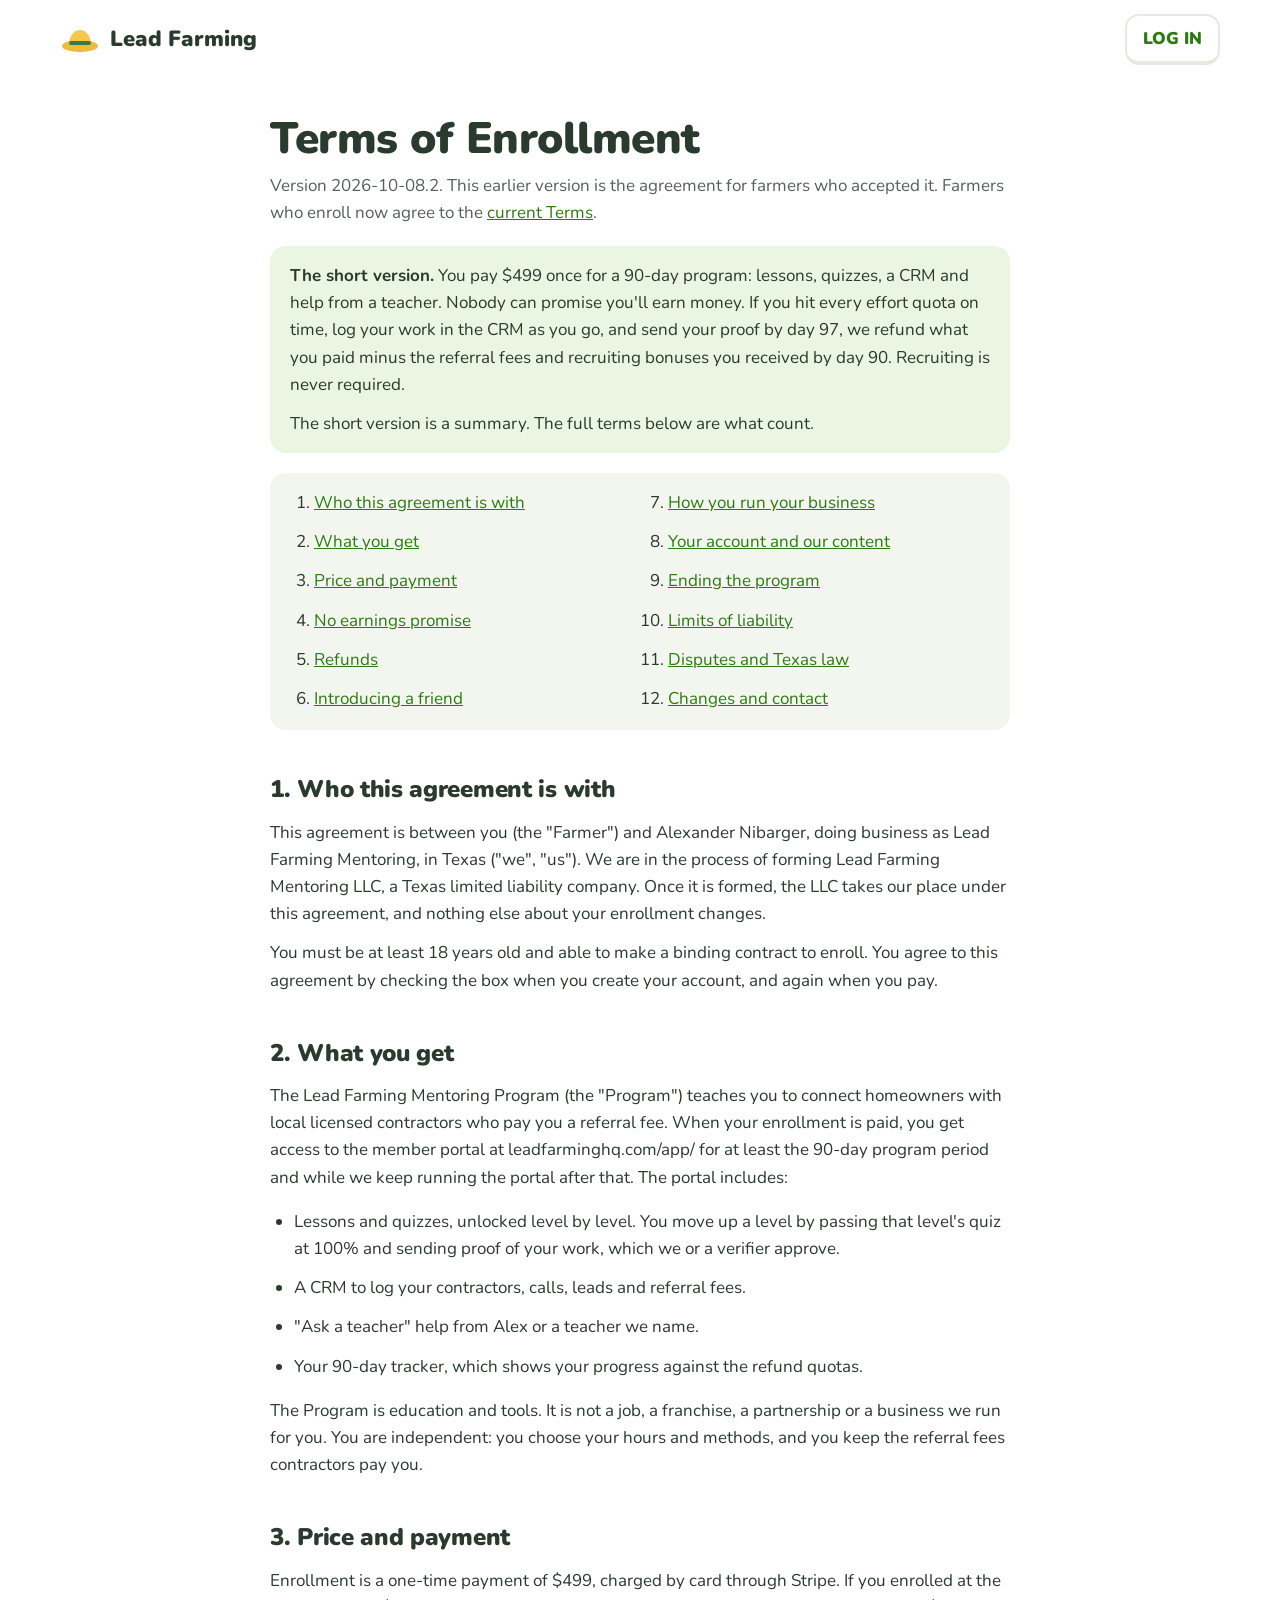
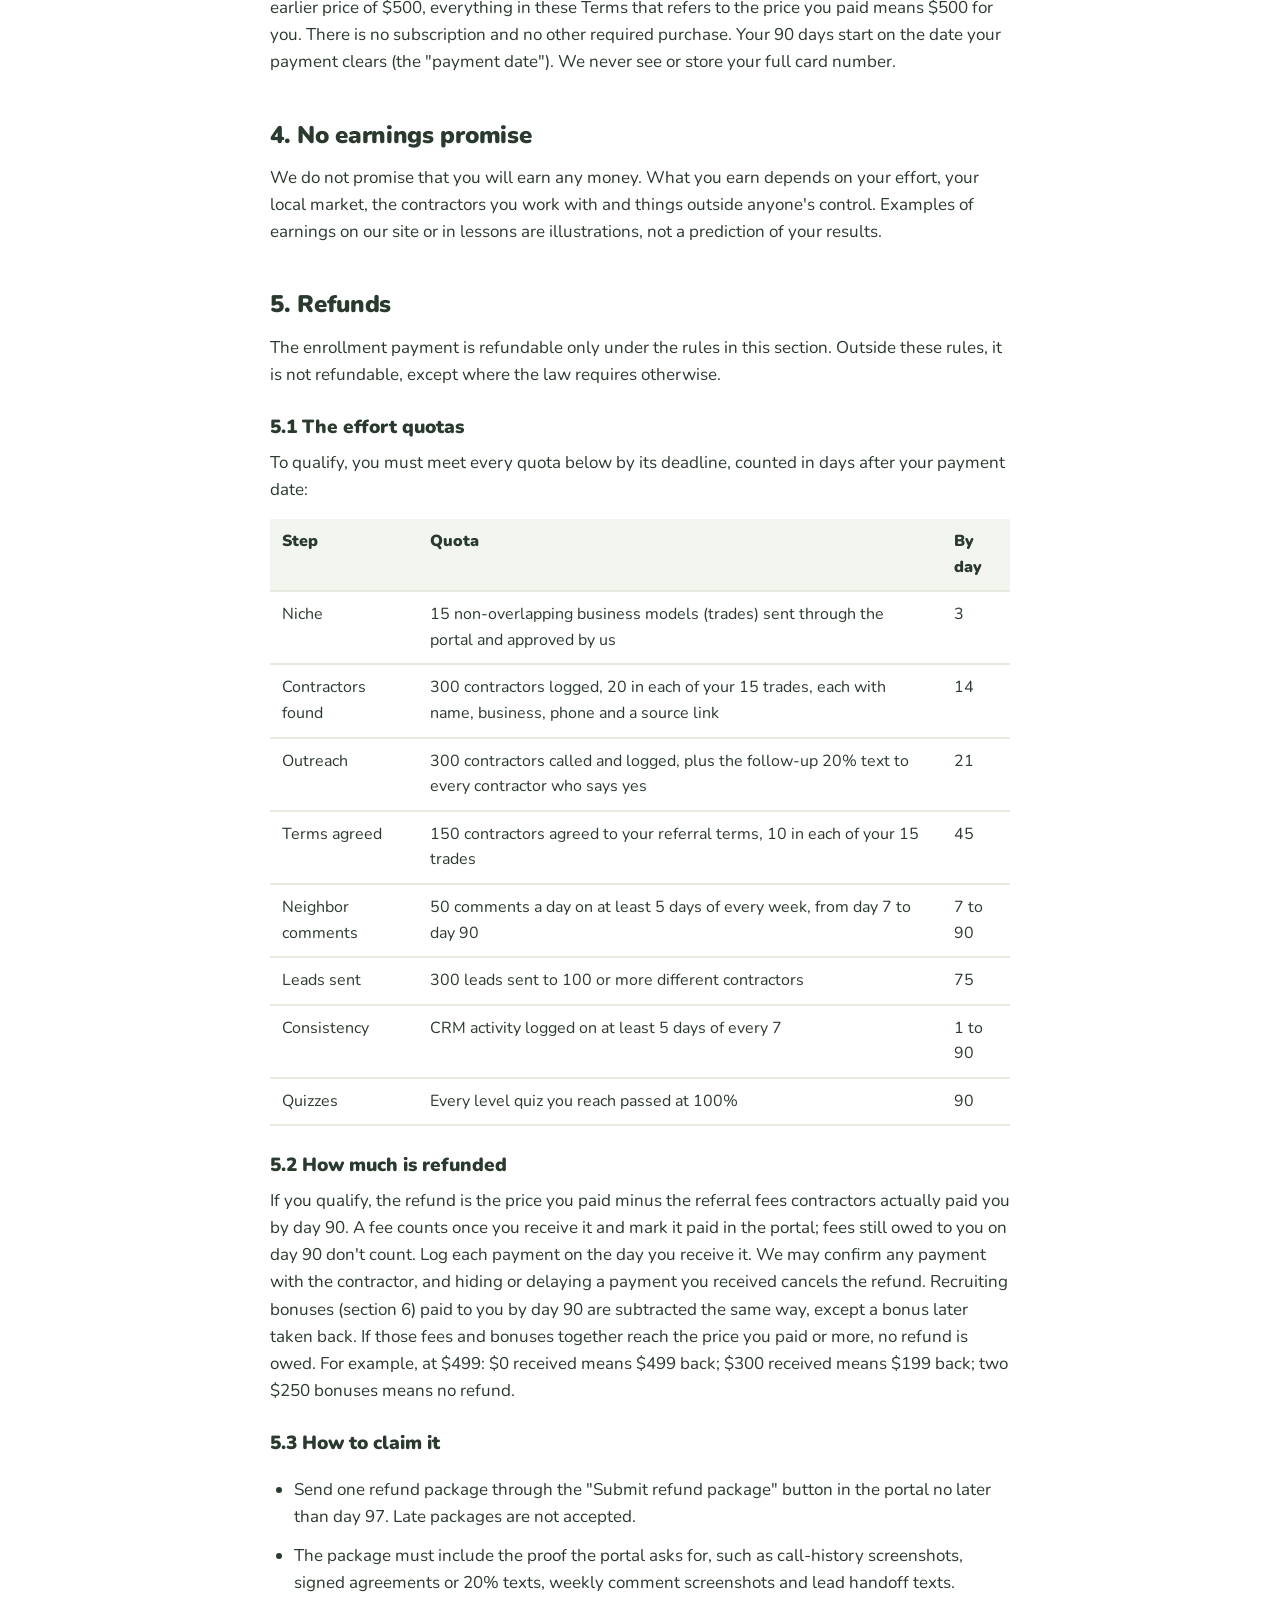
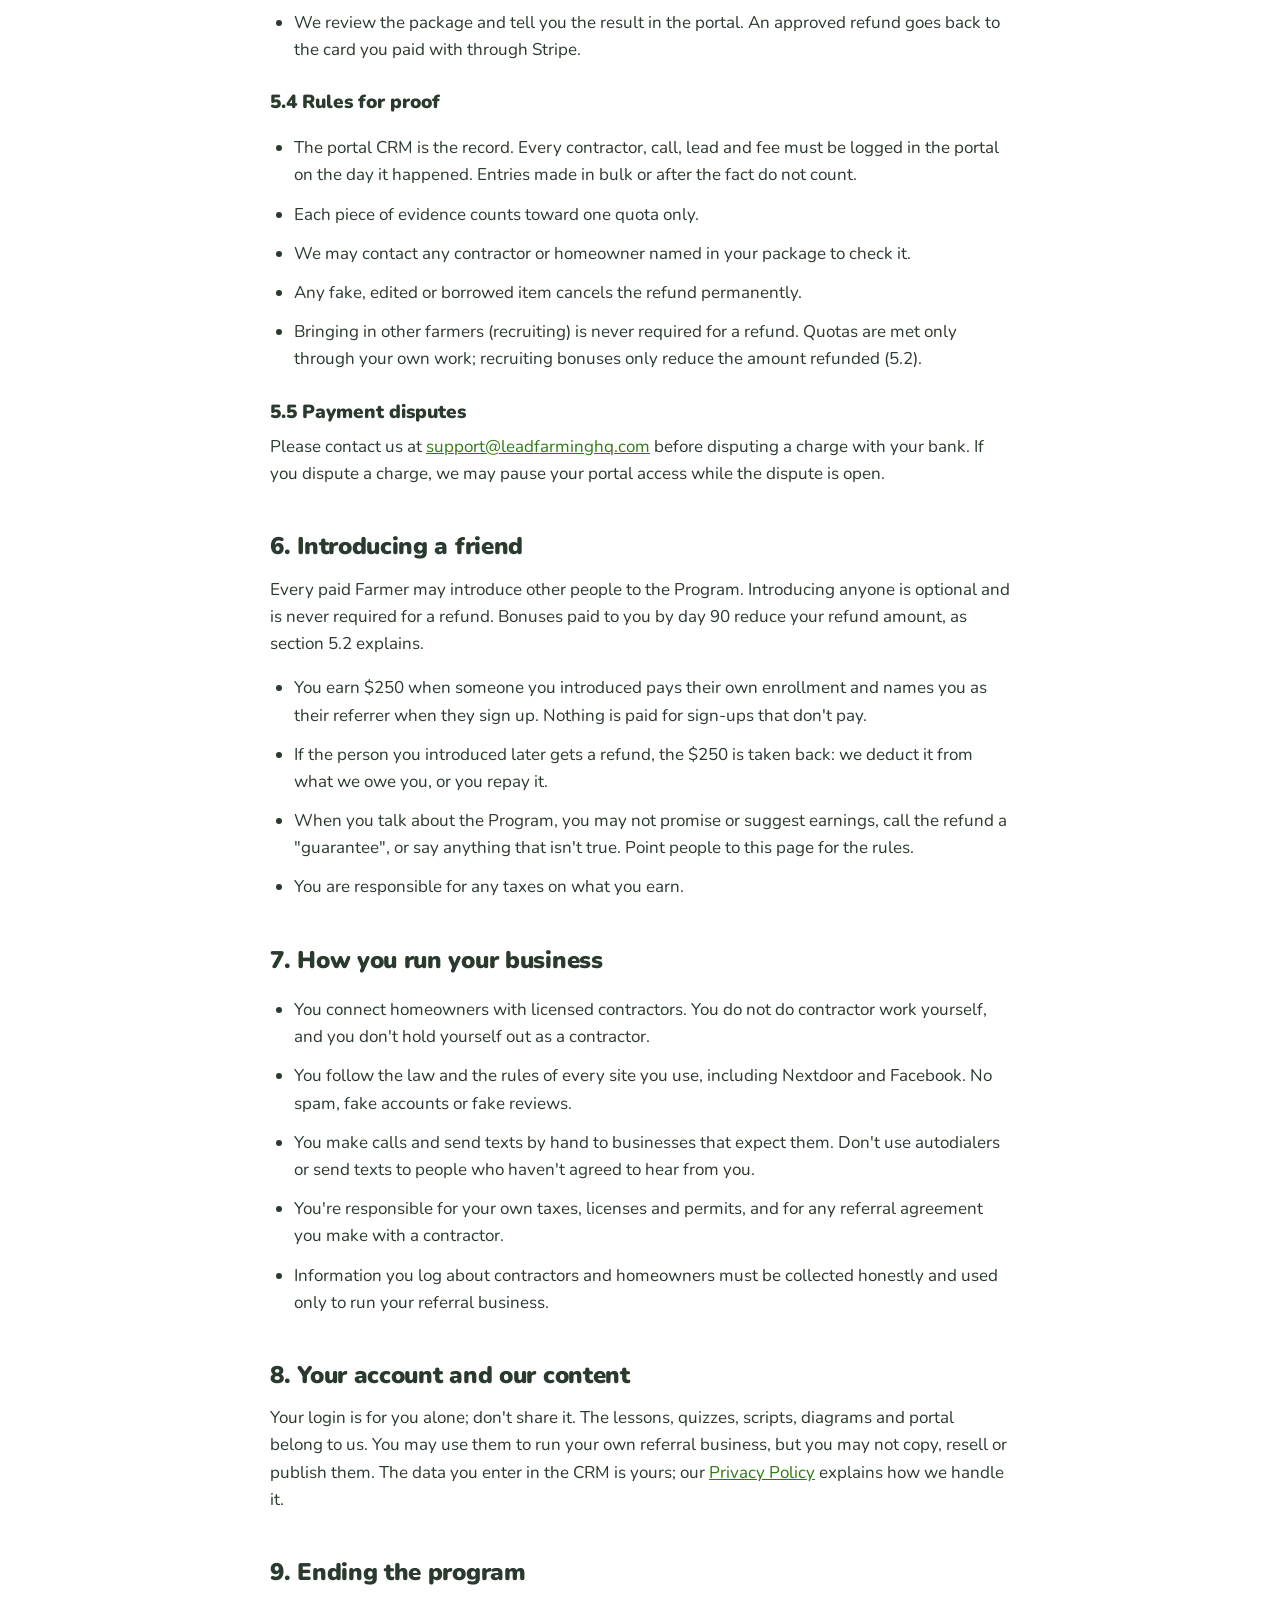
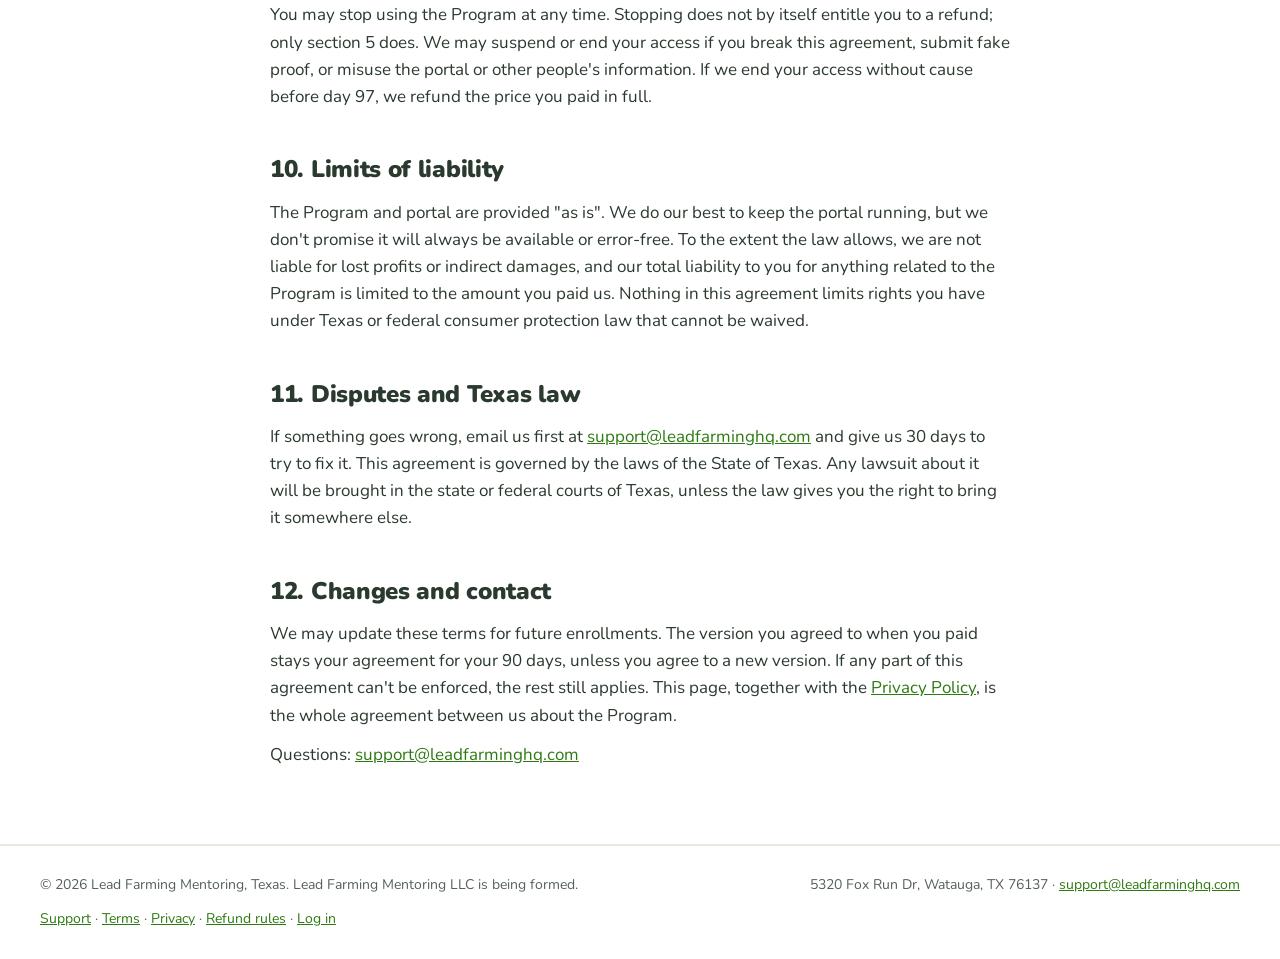
<file: terms/2026-10-08.2/index.html>
<!doctype html>
<html lang="en">
<head>
<meta name="robots" content="noindex">
<meta charset="utf-8">
<meta name="viewport" content="width=device-width, initial-scale=1">
<title>Terms of Enrollment | Lead Farming</title>
<meta name="description" content="The enrollment agreement for the Lead Farming Mentoring Program, including the full refund rules.">
<link rel="preconnect" href="https://fonts.googleapis.com">
<link rel="preconnect" href="https://fonts.gstatic.com" crossorigin>
<link href="https://fonts.googleapis.com/css2?family=Nunito:wght@600;700;800;900&display=swap" rel="stylesheet">
<link rel="stylesheet" href="/legal.css">
</head>
<body>

<header class="top">
  <a class="logo" href="/?home">
    <svg width="40" height="40" viewBox="0 0 40 40" aria-hidden="true"><ellipse cx="20" cy="26" rx="18" ry="6" fill="#F0B93A"/><path d="M9 25c0-9 5-15 11-15s11 6 11 15z" fill="#F5C94F"/><rect x="9" y="21" width="22" height="4" rx="2" fill="#3E7B3A"/></svg>
    Lead Farming
  </a>
  <a class="login" href="/app/">LOG IN</a>
</header>

<main>
<h1>Terms of Enrollment</h1>
<p class="meta">Version 2026-10-08.2. This earlier version is the agreement for farmers who accepted it. Farmers who enroll now agree to the <a href="/terms/">current Terms</a>.</p>

<div class="box">
  <p><b>The short version.</b> You pay $499 once for a 90-day program: lessons, quizzes, a CRM and help from a teacher. Nobody can promise you'll earn money. If you hit every effort quota on time, log your work in the CRM as you go, and send your proof by day 97, we refund what you paid minus the referral fees and recruiting bonuses you received by day 90. Recruiting is never required.</p>
  <p style="margin:0">The short version is a summary. The full terms below are what count.</p>
</div>

<nav class="toc" aria-label="Contents">
  <ol>
    <li><a href="#who">Who this agreement is with</a></li>
    <li><a href="#program">What you get</a></li>
    <li><a href="#price">Price and payment</a></li>
    <li><a href="#earnings">No earnings promise</a></li>
    <li><a href="#refunds">Refunds</a></li>
    <li><a href="#referrals">Introducing a friend</a></li>
    <li><a href="#conduct">How you run your business</a></li>
    <li><a href="#account">Your account and our content</a></li>
    <li><a href="#ending">Ending the program</a></li>
    <li><a href="#liability">Limits of liability</a></li>
    <li><a href="#disputes">Disputes and Texas law</a></li>
    <li><a href="#changes">Changes and contact</a></li>
  </ol>
</nav>

<h2 id="who">1. Who this agreement is with</h2>
<p>This agreement is between you (the "Farmer") and Alexander Nibarger, doing business as Lead Farming Mentoring, in Texas ("we", "us"). We are in the process of forming Lead Farming Mentoring LLC, a Texas limited liability company. Once it is formed, the LLC takes our place under this agreement, and nothing else about your enrollment changes.</p>
<p>You must be at least 18 years old and able to make a binding contract to enroll. You agree to this agreement by checking the box when you create your account, and again when you pay.</p>

<h2 id="program">2. What you get</h2>
<p>The Lead Farming Mentoring Program (the "Program") teaches you to connect homeowners with local licensed contractors who pay you a referral fee. When your enrollment is paid, you get access to the member portal at leadfarminghq.com/app/ for at least the 90-day program period and while we keep running the portal after that. The portal includes:</p>
<ul>
  <li>Lessons and quizzes, unlocked level by level. You move up a level by passing that level's quiz at 100% and sending proof of your work, which we or a verifier approve.</li>
  <li>A CRM to log your contractors, calls, leads and referral fees.</li>
  <li>"Ask a teacher" help from Alex or a teacher we name.</li>
  <li>Your 90-day tracker, which shows your progress against the refund quotas.</li>
</ul>
<p>The Program is education and tools. It is not a job, a franchise, a partnership or a business we run for you. You are independent: you choose your hours and methods, and you keep the referral fees contractors pay you.</p>

<h2 id="price">3. Price and payment</h2>
<p>Enrollment is a one-time payment of $499, charged by card through Stripe. If you enrolled at the earlier price of $500, everything in these Terms that refers to the price you paid means $500 for you. There is no subscription and no other required purchase. Your 90 days start on the date your payment clears (the "payment date"). We never see or store your full card number.</p>

<h2 id="earnings">4. No earnings promise</h2>
<p>We do not promise that you will earn any money. What you earn depends on your effort, your local market, the contractors you work with and things outside anyone's control. Examples of earnings on our site or in lessons are illustrations, not a prediction of your results.</p>

<h2 id="refunds">5. Refunds</h2>
<p>The enrollment payment is refundable only under the rules in this section. Outside these rules, it is not refundable, except where the law requires otherwise.</p>

<h3>5.1 The effort quotas</h3>
<p>To qualify, you must meet every quota below by its deadline, counted in days after your payment date:</p>
<div class="tbl" role="region" aria-label="Refund quotas" tabindex="0">
<table>
  <thead><tr><th>Step</th><th>Quota</th><th>By day</th></tr></thead>
  <tbody>
    <tr><td>Niche</td><td>15 non-overlapping business models (trades) sent through the portal and approved by us</td><td>3</td></tr>
    <tr><td>Contractors found</td><td>300 contractors logged, 20 in each of your 15 trades, each with name, business, phone and a source link</td><td>14</td></tr>
    <tr><td>Outreach</td><td>300 contractors called and logged, plus the follow-up 20% text to every contractor who says yes</td><td>21</td></tr>
    <tr><td>Terms agreed</td><td>150 contractors agreed to your referral terms, 10 in each of your 15 trades</td><td>45</td></tr>
    <tr><td>Neighbor comments</td><td>50 comments a day on at least 5 days of every week, from day 7 to day 90</td><td>7 to 90</td></tr>
    <tr><td>Leads sent</td><td>300 leads sent to 100 or more different contractors</td><td>75</td></tr>
    <tr><td>Consistency</td><td>CRM activity logged on at least 5 days of every 7</td><td>1 to 90</td></tr>
    <tr><td>Quizzes</td><td>Every level quiz you reach passed at 100%</td><td>90</td></tr>
  </tbody>
</table>
</div>

<h3>5.2 How much is refunded</h3>
<p>If you qualify, the refund is the price you paid minus the referral fees contractors actually paid you by day 90. A fee counts once you receive it and mark it paid in the portal; fees still owed to you on day 90 don't count. Log each payment on the day you receive it. We may confirm any payment with the contractor, and hiding or delaying a payment you received cancels the refund. Recruiting bonuses (section 6) paid to you by day 90 are subtracted the same way, except a bonus later taken back. If those fees and bonuses together reach the price you paid or more, no refund is owed. For example, at $499: $0 received means $499 back; $300 received means $199 back; two $250 bonuses means no refund.</p>

<h3>5.3 How to claim it</h3>
<ul>
  <li>Send one refund package through the "Submit refund package" button in the portal no later than day 97. Late packages are not accepted.</li>
  <li>The package must include the proof the portal asks for, such as call-history screenshots, signed agreements or 20% texts, weekly comment screenshots and lead handoff texts.</li>
  <li>We review the package and tell you the result in the portal. An approved refund goes back to the card you paid with through Stripe.</li>
</ul>

<h3>5.4 Rules for proof</h3>
<ul>
  <li>The portal CRM is the record. Every contractor, call, lead and fee must be logged in the portal on the day it happened. Entries made in bulk or after the fact do not count.</li>
  <li>Each piece of evidence counts toward one quota only.</li>
  <li>We may contact any contractor or homeowner named in your package to check it.</li>
  <li>Any fake, edited or borrowed item cancels the refund permanently.</li>
  <li>Bringing in other farmers (recruiting) is never required for a refund. Quotas are met only through your own work; recruiting bonuses only reduce the amount refunded (5.2).</li>
</ul>

<h3>5.5 Payment disputes</h3>
<p>Please contact us at <a href="mailto:support@leadfarminghq.com">support@leadfarminghq.com</a> before disputing a charge with your bank. If you dispute a charge, we may pause your portal access while the dispute is open.</p>

<h2 id="referrals">6. Introducing a friend</h2>
<p>Every paid Farmer may introduce other people to the Program. Introducing anyone is optional and is never required for a refund. Bonuses paid to you by day 90 reduce your refund amount, as section 5.2 explains.</p>
<ul>
  <li>You earn $250 when someone you introduced pays their own enrollment and names you as their referrer when they sign up. Nothing is paid for sign-ups that don't pay.</li>
  <li>If the person you introduced later gets a refund, the $250 is taken back: we deduct it from what we owe you, or you repay it.</li>
  <li>When you talk about the Program, you may not promise or suggest earnings, call the refund a "guarantee", or say anything that isn't true. Point people to this page for the rules.</li>
  <li>You are responsible for any taxes on what you earn.</li>
</ul>

<h2 id="conduct">7. How you run your business</h2>
<ul>
  <li>You connect homeowners with licensed contractors. You do not do contractor work yourself, and you don't hold yourself out as a contractor.</li>
  <li>You follow the law and the rules of every site you use, including Nextdoor and Facebook. No spam, fake accounts or fake reviews.</li>
  <li>You make calls and send texts by hand to businesses that expect them. Don't use autodialers or send texts to people who haven't agreed to hear from you.</li>
  <li>You're responsible for your own taxes, licenses and permits, and for any referral agreement you make with a contractor.</li>
  <li>Information you log about contractors and homeowners must be collected honestly and used only to run your referral business.</li>
</ul>

<h2 id="account">8. Your account and our content</h2>
<p>Your login is for you alone; don't share it. The lessons, quizzes, scripts, diagrams and portal belong to us. You may use them to run your own referral business, but you may not copy, resell or publish them. The data you enter in the CRM is yours; our <a href="/privacy/">Privacy Policy</a> explains how we handle it.</p>

<h2 id="ending">9. Ending the program</h2>
<p>You may stop using the Program at any time. Stopping does not by itself entitle you to a refund; only section 5 does. We may suspend or end your access if you break this agreement, submit fake proof, or misuse the portal or other people's information. If we end your access without cause before day 97, we refund the price you paid in full.</p>

<h2 id="liability">10. Limits of liability</h2>
<p>The Program and portal are provided "as is". We do our best to keep the portal running, but we don't promise it will always be available or error-free. To the extent the law allows, we are not liable for lost profits or indirect damages, and our total liability to you for anything related to the Program is limited to the amount you paid us. Nothing in this agreement limits rights you have under Texas or federal consumer protection law that cannot be waived.</p>

<h2 id="disputes">11. Disputes and Texas law</h2>
<p>If something goes wrong, email us first at <a href="mailto:support@leadfarminghq.com">support@leadfarminghq.com</a> and give us 30 days to try to fix it. This agreement is governed by the laws of the State of Texas. Any lawsuit about it will be brought in the state or federal courts of Texas, unless the law gives you the right to bring it somewhere else.</p>

<h2 id="changes">12. Changes and contact</h2>
<p>We may update these terms for future enrollments. The version you agreed to when you paid stays your agreement for your 90 days, unless you agree to a new version. If any part of this agreement can't be enforced, the rest still applies. This page, together with the <a href="/privacy/">Privacy Policy</a>, is the whole agreement between us about the Program.</p>
<p>Questions: <a href="mailto:support@leadfarminghq.com">support@leadfarminghq.com</a></p>
</main>

<footer>
  <div class="wrap">
    <span>© 2026 Lead Farming Mentoring, Texas. Lead Farming Mentoring LLC is being formed.</span>
    <span>5320 Fox Run Dr, Watauga, TX 76137 · <a href="mailto:support@leadfarminghq.com">support@leadfarminghq.com</a></span>
    <span><a href="/support/">Support</a> · <a href="/terms/">Terms</a> · <a href="/privacy/">Privacy</a> · <a href="/terms/#refunds">Refund rules</a> · <a href="/app/">Log in</a></span>
  </div>
</footer>

</body>
</html>
</file>
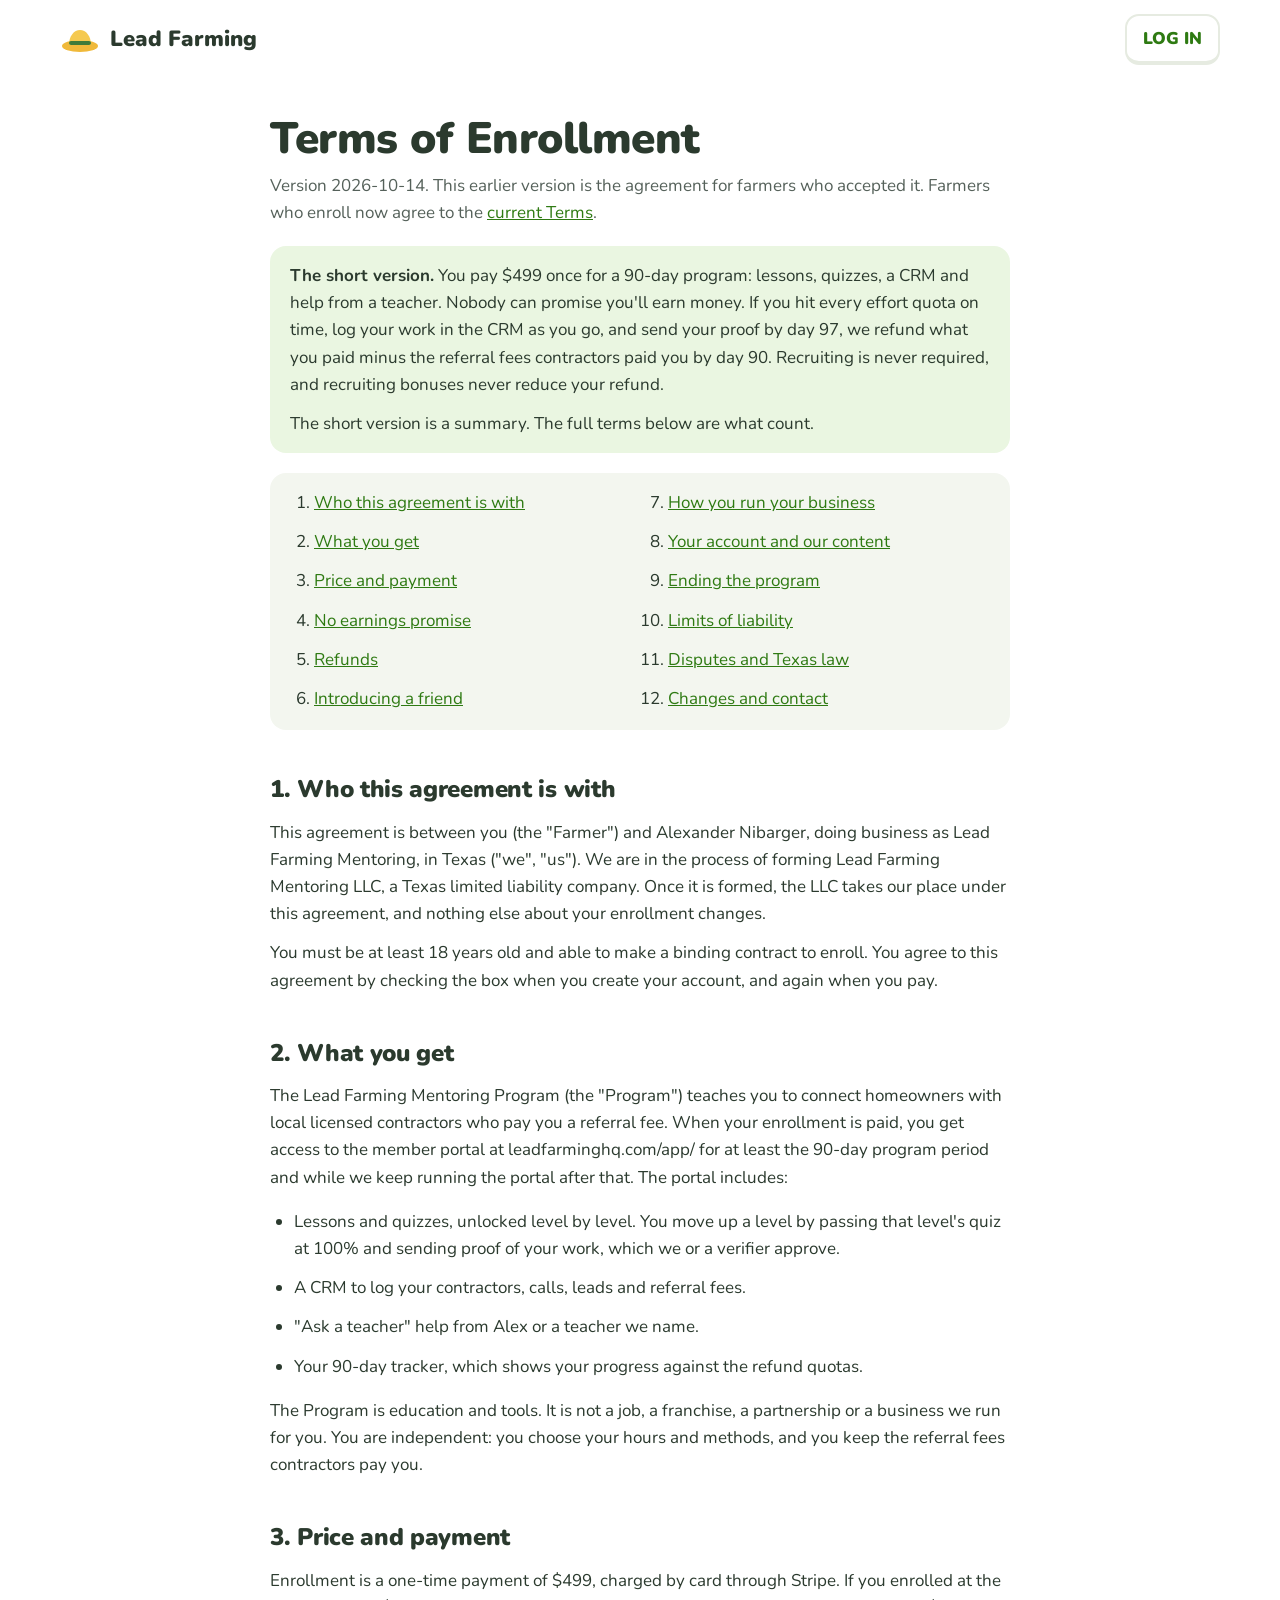
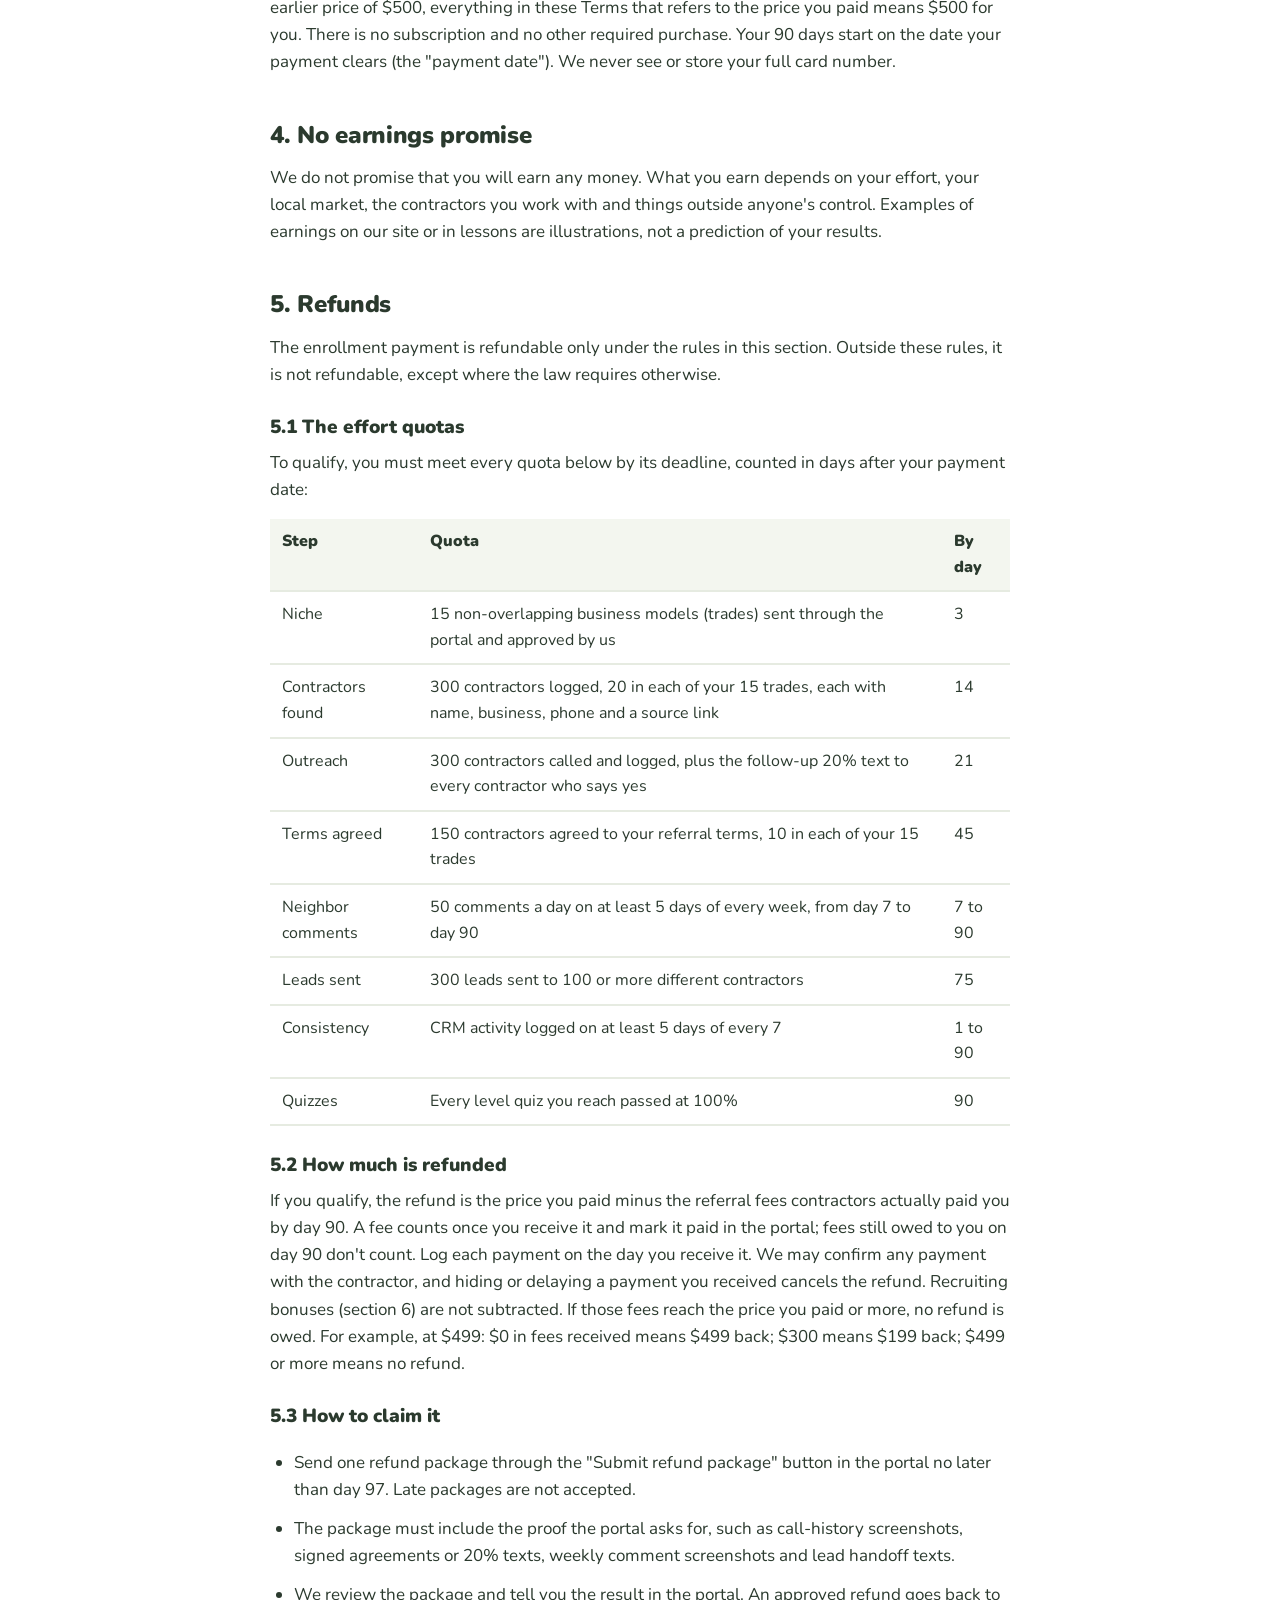
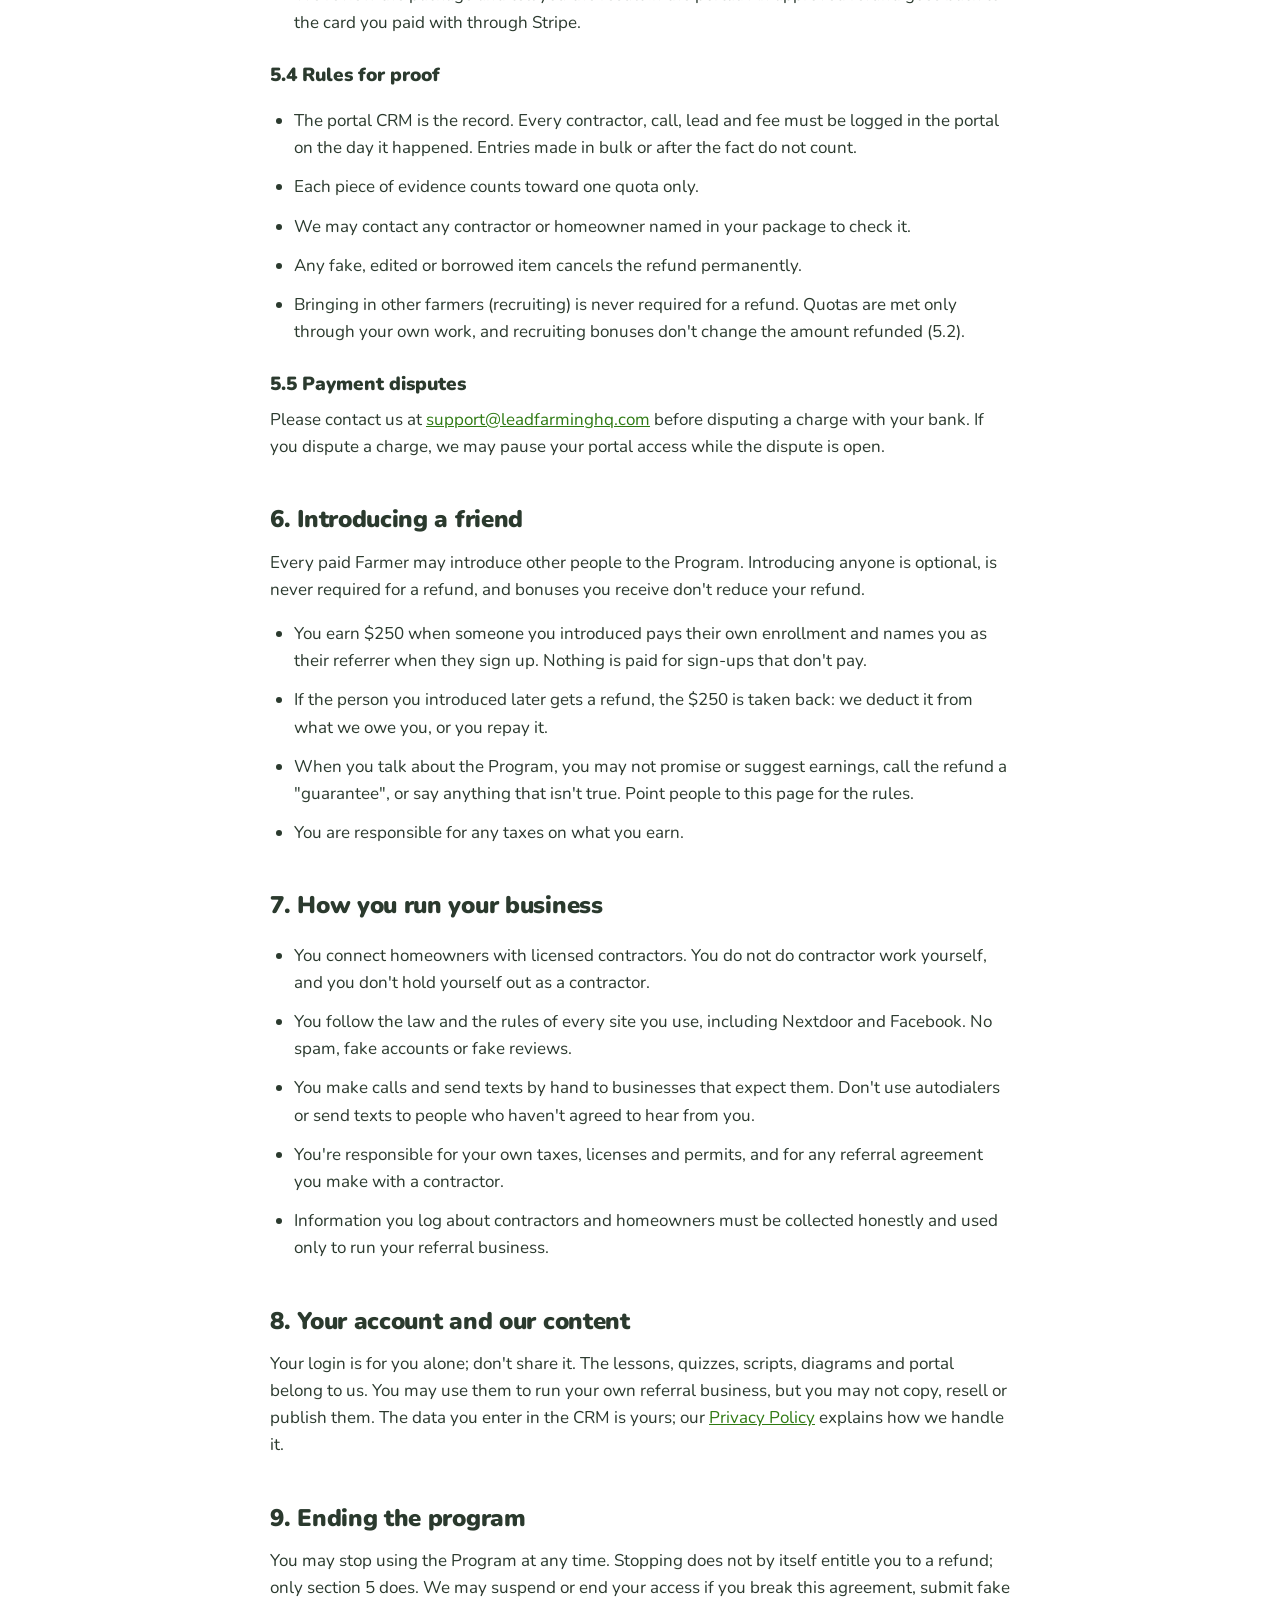
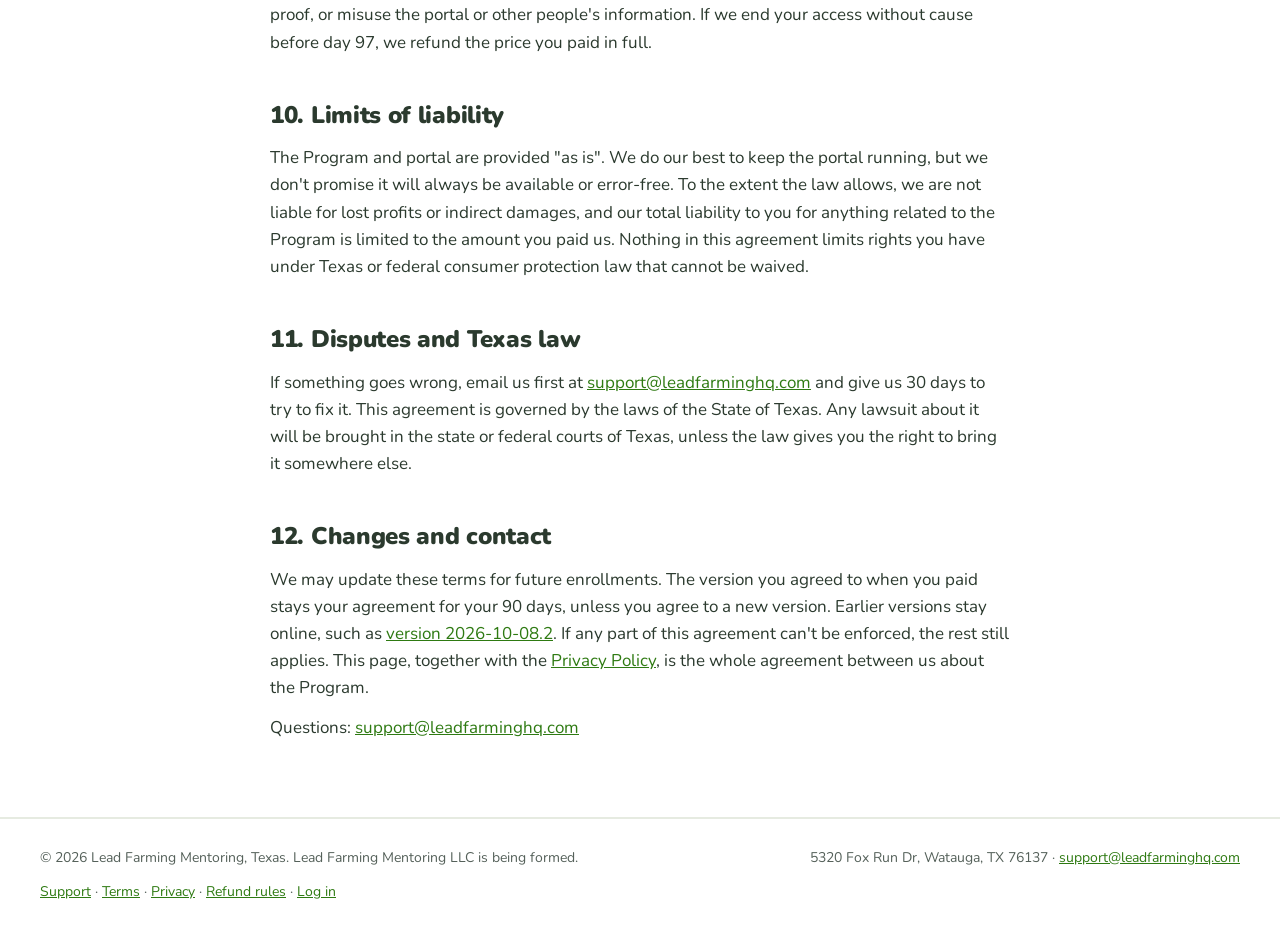
<file: terms/2026-10-14/index.html>
<!doctype html>
<html lang="en">
<head>
<meta charset="utf-8">
<meta name="viewport" content="width=device-width, initial-scale=1">
<meta name="robots" content="noindex">
<title>Terms of Enrollment | Lead Farming</title>
<meta name="description" content="The enrollment agreement for the Lead Farming Mentoring Program, including the full refund rules.">
<link rel="preconnect" href="https://fonts.googleapis.com">
<link rel="preconnect" href="https://fonts.gstatic.com" crossorigin>
<link href="https://fonts.googleapis.com/css2?family=Nunito:wght@600;700;800;900&display=swap" rel="stylesheet">
<link rel="stylesheet" href="/legal.css">
</head>
<body>

<header class="top">
  <a class="logo" href="/?home">
    <svg width="40" height="40" viewBox="0 0 40 40" aria-hidden="true"><ellipse cx="20" cy="26" rx="18" ry="6" fill="#F0B93A"/><path d="M9 25c0-9 5-15 11-15s11 6 11 15z" fill="#F5C94F"/><rect x="9" y="21" width="22" height="4" rx="2" fill="#3E7B3A"/></svg>
    Lead Farming
  </a>
  <a class="login" href="/app/">LOG IN</a>
</header>

<main>
<h1>Terms of Enrollment</h1>
<p class="meta">Version 2026-10-14. This earlier version is the agreement for farmers who accepted it. Farmers who enroll now agree to the <a href="/terms/">current Terms</a>.</p>

<div class="box">
  <p><b>The short version.</b> You pay $499 once for a 90-day program: lessons, quizzes, a CRM and help from a teacher. Nobody can promise you'll earn money. If you hit every effort quota on time, log your work in the CRM as you go, and send your proof by day 97, we refund what you paid minus the referral fees contractors paid you by day 90. Recruiting is never required, and recruiting bonuses never reduce your refund.</p>
  <p style="margin:0">The short version is a summary. The full terms below are what count.</p>
</div>

<nav class="toc" aria-label="Contents">
  <ol>
    <li><a href="#who">Who this agreement is with</a></li>
    <li><a href="#program">What you get</a></li>
    <li><a href="#price">Price and payment</a></li>
    <li><a href="#earnings">No earnings promise</a></li>
    <li><a href="#refunds">Refunds</a></li>
    <li><a href="#referrals">Introducing a friend</a></li>
    <li><a href="#conduct">How you run your business</a></li>
    <li><a href="#account">Your account and our content</a></li>
    <li><a href="#ending">Ending the program</a></li>
    <li><a href="#liability">Limits of liability</a></li>
    <li><a href="#disputes">Disputes and Texas law</a></li>
    <li><a href="#changes">Changes and contact</a></li>
  </ol>
</nav>

<h2 id="who">1. Who this agreement is with</h2>
<p>This agreement is between you (the "Farmer") and Alexander Nibarger, doing business as Lead Farming Mentoring, in Texas ("we", "us"). We are in the process of forming Lead Farming Mentoring LLC, a Texas limited liability company. Once it is formed, the LLC takes our place under this agreement, and nothing else about your enrollment changes.</p>
<p>You must be at least 18 years old and able to make a binding contract to enroll. You agree to this agreement by checking the box when you create your account, and again when you pay.</p>

<h2 id="program">2. What you get</h2>
<p>The Lead Farming Mentoring Program (the "Program") teaches you to connect homeowners with local licensed contractors who pay you a referral fee. When your enrollment is paid, you get access to the member portal at leadfarminghq.com/app/ for at least the 90-day program period and while we keep running the portal after that. The portal includes:</p>
<ul>
  <li>Lessons and quizzes, unlocked level by level. You move up a level by passing that level's quiz at 100% and sending proof of your work, which we or a verifier approve.</li>
  <li>A CRM to log your contractors, calls, leads and referral fees.</li>
  <li>"Ask a teacher" help from Alex or a teacher we name.</li>
  <li>Your 90-day tracker, which shows your progress against the refund quotas.</li>
</ul>
<p>The Program is education and tools. It is not a job, a franchise, a partnership or a business we run for you. You are independent: you choose your hours and methods, and you keep the referral fees contractors pay you.</p>

<h2 id="price">3. Price and payment</h2>
<p>Enrollment is a one-time payment of $499, charged by card through Stripe. If you enrolled at the earlier price of $500, everything in these Terms that refers to the price you paid means $500 for you. There is no subscription and no other required purchase. Your 90 days start on the date your payment clears (the "payment date"). We never see or store your full card number.</p>

<h2 id="earnings">4. No earnings promise</h2>
<p>We do not promise that you will earn any money. What you earn depends on your effort, your local market, the contractors you work with and things outside anyone's control. Examples of earnings on our site or in lessons are illustrations, not a prediction of your results.</p>

<h2 id="refunds">5. Refunds</h2>
<p>The enrollment payment is refundable only under the rules in this section. Outside these rules, it is not refundable, except where the law requires otherwise.</p>

<h3>5.1 The effort quotas</h3>
<p>To qualify, you must meet every quota below by its deadline, counted in days after your payment date:</p>
<div class="tbl" role="region" aria-label="Refund quotas" tabindex="0">
<table>
  <thead><tr><th>Step</th><th>Quota</th><th>By day</th></tr></thead>
  <tbody>
    <tr><td>Niche</td><td>15 non-overlapping business models (trades) sent through the portal and approved by us</td><td>3</td></tr>
    <tr><td>Contractors found</td><td>300 contractors logged, 20 in each of your 15 trades, each with name, business, phone and a source link</td><td>14</td></tr>
    <tr><td>Outreach</td><td>300 contractors called and logged, plus the follow-up 20% text to every contractor who says yes</td><td>21</td></tr>
    <tr><td>Terms agreed</td><td>150 contractors agreed to your referral terms, 10 in each of your 15 trades</td><td>45</td></tr>
    <tr><td>Neighbor comments</td><td>50 comments a day on at least 5 days of every week, from day 7 to day 90</td><td>7 to 90</td></tr>
    <tr><td>Leads sent</td><td>300 leads sent to 100 or more different contractors</td><td>75</td></tr>
    <tr><td>Consistency</td><td>CRM activity logged on at least 5 days of every 7</td><td>1 to 90</td></tr>
    <tr><td>Quizzes</td><td>Every level quiz you reach passed at 100%</td><td>90</td></tr>
  </tbody>
</table>
</div>

<h3>5.2 How much is refunded</h3>
<p>If you qualify, the refund is the price you paid minus the referral fees contractors actually paid you by day 90. A fee counts once you receive it and mark it paid in the portal; fees still owed to you on day 90 don't count. Log each payment on the day you receive it. We may confirm any payment with the contractor, and hiding or delaying a payment you received cancels the refund. Recruiting bonuses (section 6) are not subtracted. If those fees reach the price you paid or more, no refund is owed. For example, at $499: $0 in fees received means $499 back; $300 means $199 back; $499 or more means no refund.</p>

<h3>5.3 How to claim it</h3>
<ul>
  <li>Send one refund package through the "Submit refund package" button in the portal no later than day 97. Late packages are not accepted.</li>
  <li>The package must include the proof the portal asks for, such as call-history screenshots, signed agreements or 20% texts, weekly comment screenshots and lead handoff texts.</li>
  <li>We review the package and tell you the result in the portal. An approved refund goes back to the card you paid with through Stripe.</li>
</ul>

<h3>5.4 Rules for proof</h3>
<ul>
  <li>The portal CRM is the record. Every contractor, call, lead and fee must be logged in the portal on the day it happened. Entries made in bulk or after the fact do not count.</li>
  <li>Each piece of evidence counts toward one quota only.</li>
  <li>We may contact any contractor or homeowner named in your package to check it.</li>
  <li>Any fake, edited or borrowed item cancels the refund permanently.</li>
  <li>Bringing in other farmers (recruiting) is never required for a refund. Quotas are met only through your own work, and recruiting bonuses don't change the amount refunded (5.2).</li>
</ul>

<h3>5.5 Payment disputes</h3>
<p>Please contact us at <a href="mailto:support@leadfarminghq.com">support@leadfarminghq.com</a> before disputing a charge with your bank. If you dispute a charge, we may pause your portal access while the dispute is open.</p>

<h2 id="referrals">6. Introducing a friend</h2>
<p>Every paid Farmer may introduce other people to the Program. Introducing anyone is optional, is never required for a refund, and bonuses you receive don't reduce your refund.</p>
<ul>
  <li>You earn $250 when someone you introduced pays their own enrollment and names you as their referrer when they sign up. Nothing is paid for sign-ups that don't pay.</li>
  <li>If the person you introduced later gets a refund, the $250 is taken back: we deduct it from what we owe you, or you repay it.</li>
  <li>When you talk about the Program, you may not promise or suggest earnings, call the refund a "guarantee", or say anything that isn't true. Point people to this page for the rules.</li>
  <li>You are responsible for any taxes on what you earn.</li>
</ul>

<h2 id="conduct">7. How you run your business</h2>
<ul>
  <li>You connect homeowners with licensed contractors. You do not do contractor work yourself, and you don't hold yourself out as a contractor.</li>
  <li>You follow the law and the rules of every site you use, including Nextdoor and Facebook. No spam, fake accounts or fake reviews.</li>
  <li>You make calls and send texts by hand to businesses that expect them. Don't use autodialers or send texts to people who haven't agreed to hear from you.</li>
  <li>You're responsible for your own taxes, licenses and permits, and for any referral agreement you make with a contractor.</li>
  <li>Information you log about contractors and homeowners must be collected honestly and used only to run your referral business.</li>
</ul>

<h2 id="account">8. Your account and our content</h2>
<p>Your login is for you alone; don't share it. The lessons, quizzes, scripts, diagrams and portal belong to us. You may use them to run your own referral business, but you may not copy, resell or publish them. The data you enter in the CRM is yours; our <a href="/privacy/">Privacy Policy</a> explains how we handle it.</p>

<h2 id="ending">9. Ending the program</h2>
<p>You may stop using the Program at any time. Stopping does not by itself entitle you to a refund; only section 5 does. We may suspend or end your access if you break this agreement, submit fake proof, or misuse the portal or other people's information. If we end your access without cause before day 97, we refund the price you paid in full.</p>

<h2 id="liability">10. Limits of liability</h2>
<p>The Program and portal are provided "as is". We do our best to keep the portal running, but we don't promise it will always be available or error-free. To the extent the law allows, we are not liable for lost profits or indirect damages, and our total liability to you for anything related to the Program is limited to the amount you paid us. Nothing in this agreement limits rights you have under Texas or federal consumer protection law that cannot be waived.</p>

<h2 id="disputes">11. Disputes and Texas law</h2>
<p>If something goes wrong, email us first at <a href="mailto:support@leadfarminghq.com">support@leadfarminghq.com</a> and give us 30 days to try to fix it. This agreement is governed by the laws of the State of Texas. Any lawsuit about it will be brought in the state or federal courts of Texas, unless the law gives you the right to bring it somewhere else.</p>

<h2 id="changes">12. Changes and contact</h2>
<p>We may update these terms for future enrollments. The version you agreed to when you paid stays your agreement for your 90 days, unless you agree to a new version. Earlier versions stay online, such as <a href="/terms/2026-10-08.2/">version 2026-10-08.2</a>. If any part of this agreement can't be enforced, the rest still applies. This page, together with the <a href="/privacy/">Privacy Policy</a>, is the whole agreement between us about the Program.</p>
<p>Questions: <a href="mailto:support@leadfarminghq.com">support@leadfarminghq.com</a></p>
</main>

<footer>
  <div class="wrap">
    <span>© 2026 Lead Farming Mentoring, Texas. Lead Farming Mentoring LLC is being formed.</span>
    <span>5320 Fox Run Dr, Watauga, TX 76137 · <a href="mailto:support@leadfarminghq.com">support@leadfarminghq.com</a></span>
    <span><a href="/support/">Support</a> · <a href="/terms/">Terms</a> · <a href="/privacy/">Privacy</a> · <a href="/terms/#refunds">Refund rules</a> · <a href="/app/">Log in</a></span>
  </div>
</footer>

</body>
</html>
</file>
<file: legal.css>
/* Shared look for the Terms and Privacy pages (matches the landing page). */
:root{--ink:#2B3A2E;--muted:#55615A;--line:#E6EBE1;--soft:#F3F6EF;--mint:#EAF6E1;--accent:#2E7A12;--accent-d:#1E4F0B;color-scheme:light}
*{box-sizing:border-box}
body{margin:0;background:#fff;color:var(--ink);font:17px/1.6 Nunito,system-ui,sans-serif}
a{color:var(--accent)}a:hover{color:var(--accent-d)}
.top{display:flex;align-items:center;gap:16px;padding:14px 20px;max-width:1200px;margin:0 auto}
.logo{display:flex;align-items:center;gap:10px;text-decoration:none;color:var(--ink);margin-right:auto;font-weight:900;font-size:22px}
.login{padding:9px 16px;border:2px solid var(--line);border-bottom-width:4px;border-radius:14px;font-weight:900;text-decoration:none}
main{max-width:780px;margin:0 auto;padding:24px 20px 64px}
h1{font-weight:900;font-size:clamp(32px,5vw,44px);line-height:1.1;letter-spacing:-.5px;margin:12px 0 8px}
h2{font-weight:900;font-size:24px;letter-spacing:-.3px;margin:40px 0 10px;scroll-margin-top:16px}
h3{font-weight:900;font-size:19px;margin:24px 0 6px}
p,li{margin:0 0 12px}
ul,ol{padding-left:24px}
.meta{color:var(--muted)}
.box{background:var(--mint);border-radius:16px;padding:16px 20px;margin:20px 0}
.toc{background:var(--soft);border-radius:16px;padding:16px 20px 6px;margin:20px 0}
.toc ol{margin:0;columns:2;column-gap:32px}
.tbl{overflow-x:auto;margin:16px 0}
table{width:100%;border-collapse:collapse;font-size:16px}
th,td{text-align:left;padding:10px 12px;border-bottom:2px solid var(--line);vertical-align:top}
th{background:var(--soft);font-weight:900}
footer{border-top:2px solid var(--line);padding:28px 20px;color:var(--muted);font-size:14px}
footer .wrap{max-width:1200px;margin:0 auto;display:flex;flex-wrap:wrap;gap:12px 24px;justify-content:space-between}
@media (max-width:640px){.toc ol{columns:1}th,td{padding:8px}}
@media print{.top,footer,.toc{display:none}}
</file>
